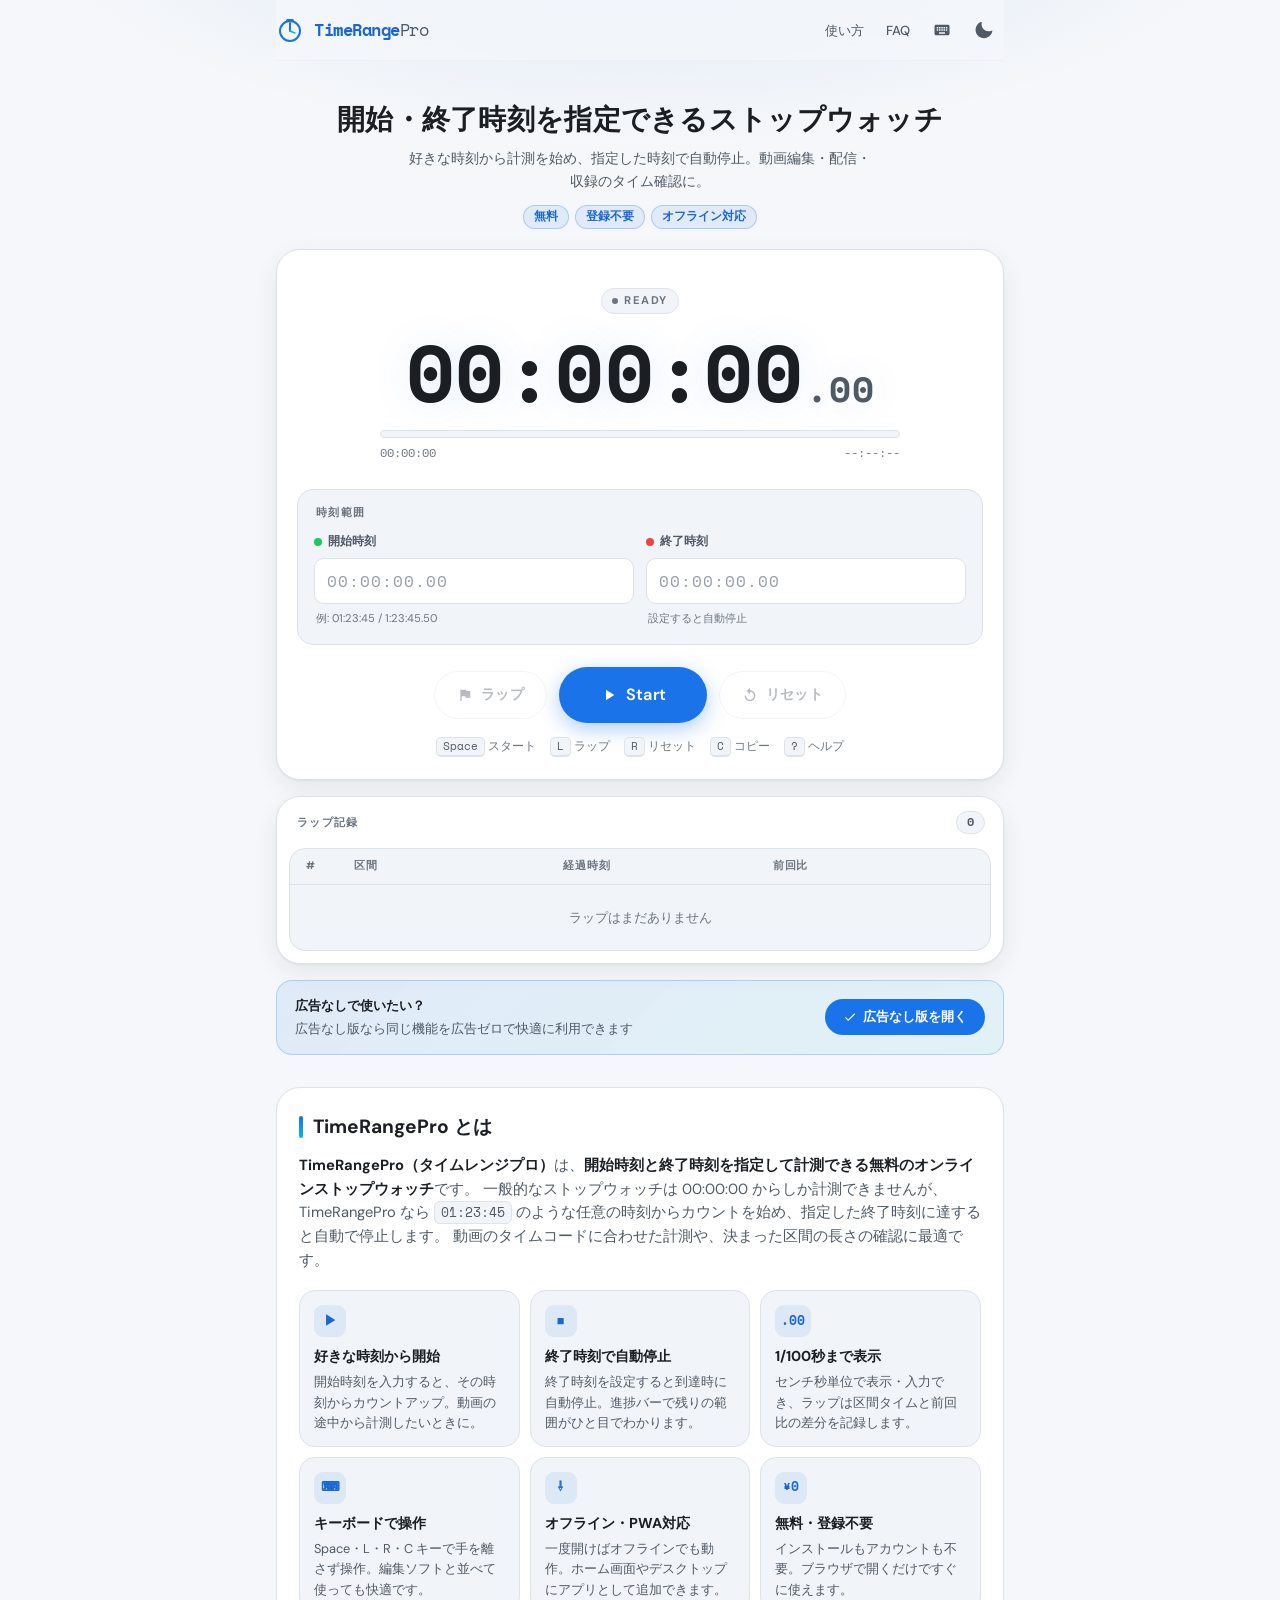
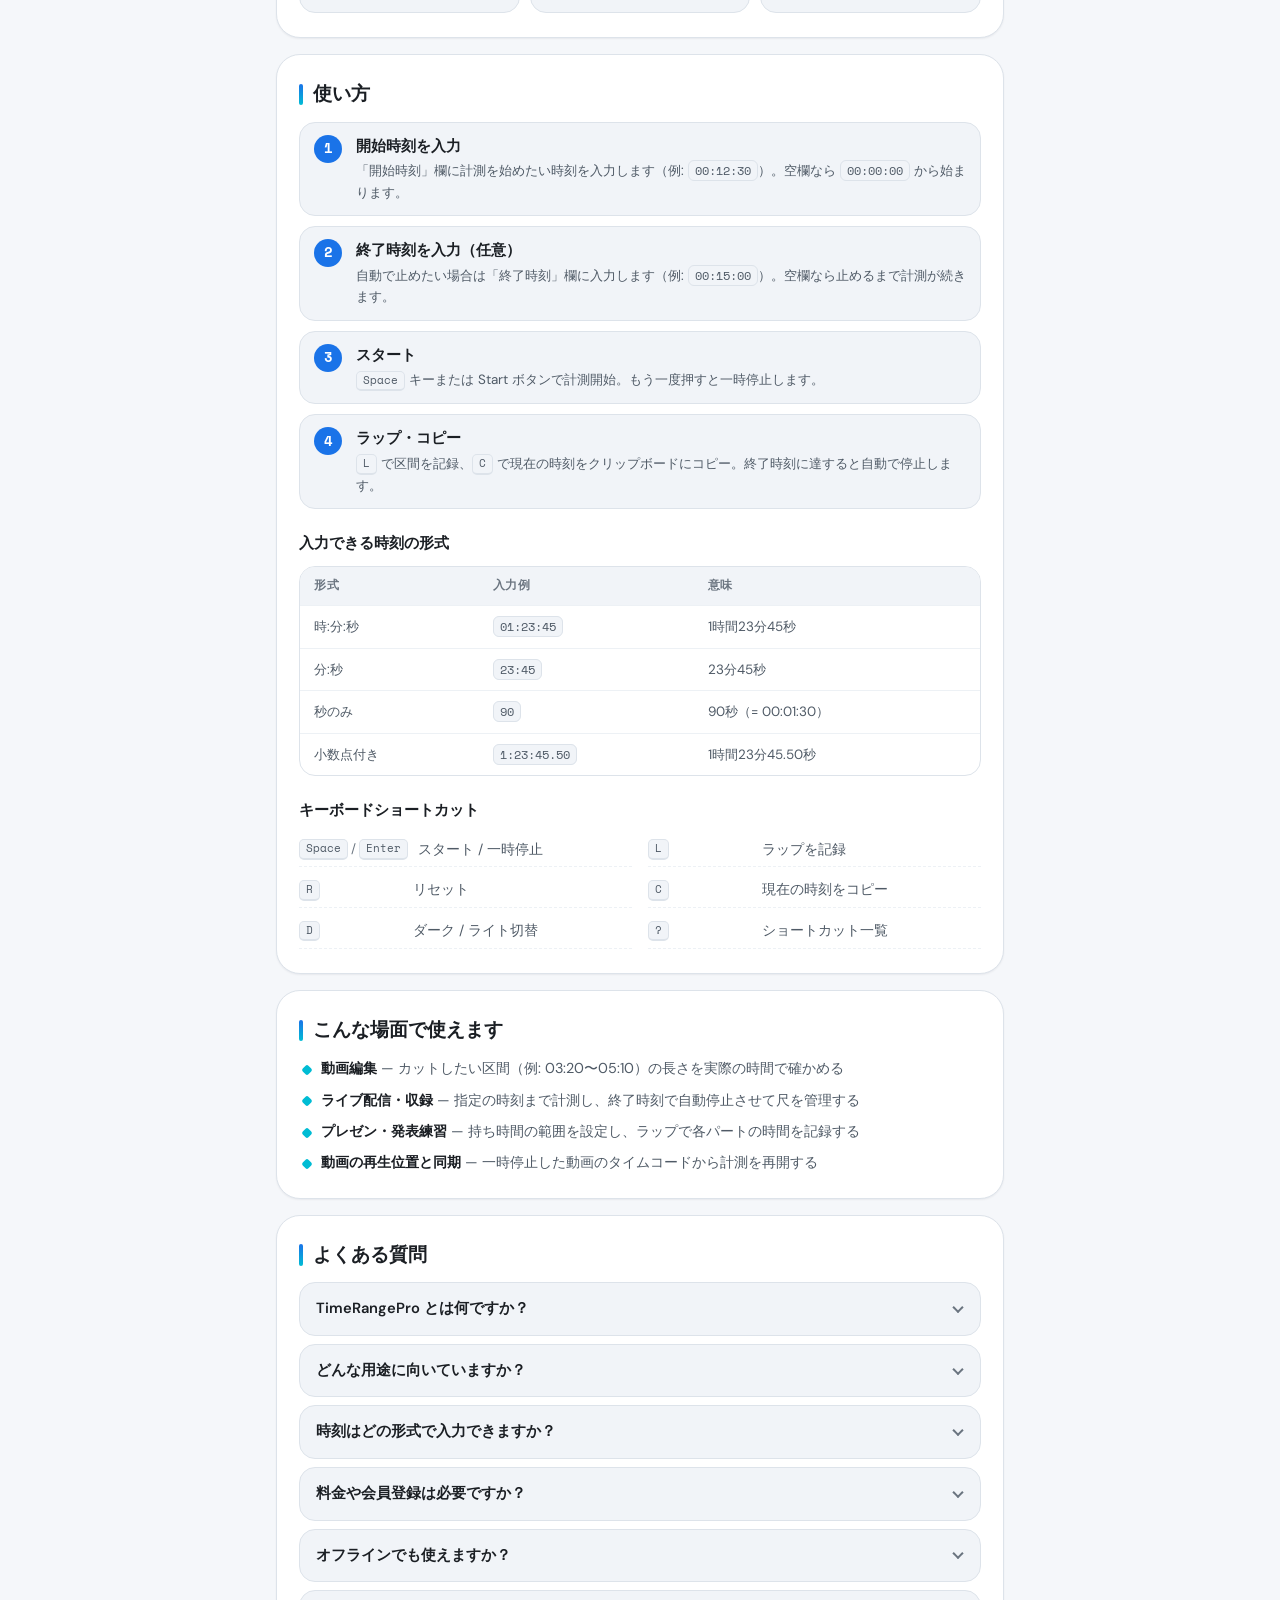
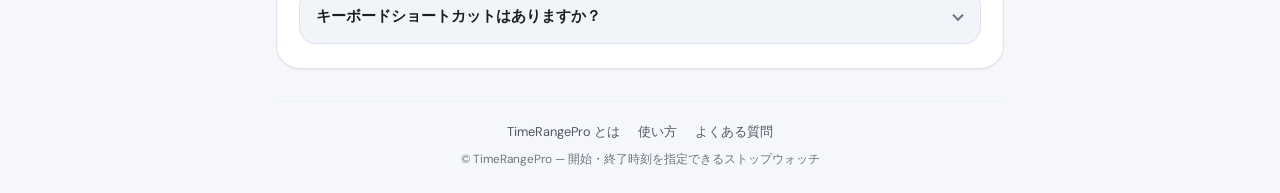
<file: index.html>
<!DOCTYPE html>
<html lang="ja" data-theme="dark">
<head>
  <meta charset="UTF-8">
  <meta name="viewport" content="width=device-width, initial-scale=1.0, viewport-fit=cover">

  <!-- ── Primary SEO ── -->
  <title>TimeRangePro｜開始・終了時刻を指定できる無料ストップウォッチ【動画編集向け】</title>
  <meta name="description" content="TimeRangePro は開始時刻と終了時刻を指定して計測できる無料のオンラインストップウォッチです。01:23:45 から計測開始、指定時刻で自動停止、1/100秒表示、ラップ記録、キーボード操作に対応。動画編集・配信・収録のタイム確認に。インストール不要・オフライン対応。">
  <meta name="robots" content="index, follow, max-image-preview:large, max-snippet:-1">
  <meta name="application-name" content="TimeRangePro">
  <link rel="canonical" href="https://timerangepro.example/">

  <!-- ── Open Graph / SNS ── -->
  <meta property="og:type" content="website">
  <meta property="og:site_name" content="TimeRangePro">
  <meta property="og:locale" content="ja_JP">
  <meta property="og:url" content="https://timerangepro.example/">
  <meta property="og:title" content="TimeRangePro｜開始・終了時刻を指定できるストップウォッチ">
  <meta property="og:description" content="好きな時刻から計測を始め、指定時刻で自動停止。動画編集・配信・収録に便利な無料Webストップウォッチ。">
  <meta property="og:image" content="https://timerangepro.example/og-image.png">
  <meta property="og:image:width" content="1200">
  <meta property="og:image:height" content="630">
  <meta property="og:image:alt" content="TimeRangePro — 開始・終了時刻を指定できるストップウォッチ">
  <meta name="twitter:card" content="summary_large_image">
  <meta name="twitter:title" content="TimeRangePro｜開始・終了時刻を指定できるストップウォッチ">
  <meta name="twitter:description" content="好きな時刻から計測を始め、指定時刻で自動停止。動画編集・配信・収録に便利な無料Webストップウォッチ。">
  <meta name="twitter:image" content="https://timerangepro.example/og-image.png">

  <!-- ── PWA / Icons ── -->
  <meta name="theme-color" content="#0d1117" media="(prefers-color-scheme: dark)">
  <meta name="theme-color" content="#f8f9fa" media="(prefers-color-scheme: light)">
  <meta name="mobile-web-app-capable" content="yes">
  <meta name="apple-mobile-web-app-capable" content="yes">
  <meta name="apple-mobile-web-app-status-bar-style" content="black-translucent">
  <meta name="apple-mobile-web-app-title" content="TimeRangePro">
  <link rel="icon" href="/icons/icon.svg" type="image/svg+xml">
  <link rel="icon" href="/favicon-48.png" sizes="48x48" type="image/png">
  <link rel="apple-touch-icon" href="/apple-touch-icon.png">
  <link rel="manifest" href="/manifest.json">

  <!-- ── Fonts (non-blocking) ── -->
  <link rel="preconnect" href="https://fonts.googleapis.com">
  <link rel="preconnect" href="https://fonts.gstatic.com" crossorigin>
  <link rel="stylesheet" href="https://fonts.googleapis.com/css2?family=DM+Sans:opsz,wght@9..40,400;9..40,500;9..40,600;9..40,700&family=Space+Mono:wght@400;700&display=swap">
  <link rel="stylesheet" href="/style.css">

  <!-- Apply saved / system theme before first paint (prevents flash) -->
  <script>
    (function () {
      try {
        var t = localStorage.getItem('trp_theme');
        if (!t) t = window.matchMedia('(prefers-color-scheme: light)').matches ? 'light' : 'dark';
        document.documentElement.setAttribute('data-theme', t);
      } catch (e) {}
    })();
  </script>

  <!-- ── Structured data (JSON-LD) ── -->
  <script type="application/ld+json">
  {
    "@context": "https://schema.org",
    "@graph": [
      {
        "@type": "WebSite",
        "@id": "https://timerangepro.example/#website",
        "url": "https://timerangepro.example/",
        "name": "TimeRangePro",
        "inLanguage": "ja"
      },
      {
        "@type": "WebApplication",
        "@id": "https://timerangepro.example/#app",
        "name": "TimeRangePro",
        "alternateName": "タイムレンジプロ",
        "url": "https://timerangepro.example/",
        "description": "開始時刻と終了時刻を指定して計測できる無料のオンラインストップウォッチ。指定時刻からの計測開始、終了時刻での自動停止、1/100秒表示、ラップ記録、キーボードショートカット、オフライン動作（PWA）に対応。",
        "applicationCategory": "UtilitiesApplication",
        "applicationSubCategory": "Stopwatch",
        "operatingSystem": "Windows, macOS, Linux, iOS, Android（モダンブラウザ）",
        "browserRequirements": "Requires JavaScript. Chrome, Edge, Safari, Firefox の最新版",
        "inLanguage": "ja",
        "isAccessibleForFree": true,
        "image": "https://timerangepro.example/og-image.png",
        "screenshot": "https://timerangepro.example/og-image.png",
        "offers": { "@type": "Offer", "price": "0", "priceCurrency": "JPY" },
        "featureList": [
          "開始時刻を指定して途中から計測",
          "終了時刻を指定して自動停止",
          "1/100秒（センチ秒）表示",
          "ラップ（区間）記録と前回比の差分表示",
          "キーボードショートカット操作",
          "現在時刻のワンキーコピー",
          "ダーク／ライトテーマ",
          "PWA対応・オフライン動作"
        ],
        "isPartOf": { "@id": "https://timerangepro.example/#website" }
      },
      {
        "@type": "HowTo",
        "name": "TimeRangePro で開始・終了時刻を指定して計測する方法",
        "totalTime": "PT1M",
        "step": [
          { "@type": "HowToStep", "position": 1, "name": "開始時刻を入力", "text": "「開始時刻」欄に計測を始めたい時刻を入力します（例: 00:12:30）。空欄なら 00:00:00 から始まります。" },
          { "@type": "HowToStep", "position": 2, "name": "終了時刻を入力", "text": "自動で止めたい場合は「終了時刻」欄に時刻を入力します（例: 00:15:00）。空欄なら止めるまで計測が続きます。" },
          { "@type": "HowToStep", "position": 3, "name": "スタート", "text": "Start ボタンまたは Space キーで計測を開始します。" },
          { "@type": "HowToStep", "position": 4, "name": "ラップ・停止・コピー", "text": "L キーでラップ記録、Space で一時停止、C キーで現在の時刻をクリップボードにコピーできます。終了時刻に達すると自動停止します。" }
        ]
      },
      {
        "@type": "FAQPage",
        "mainEntity": [
          {
            "@type": "Question",
            "name": "TimeRangePro とは何ですか？",
            "acceptedAnswer": { "@type": "Answer", "text": "開始時刻と終了時刻を指定できるブラウザ用のストップウォッチです。00:00:00 からではなく任意の時刻（例: 01:23:45）から計測を始め、指定した終了時刻で自動的に停止します。" }
          },
          {
            "@type": "Question",
            "name": "どんな用途に向いていますか？",
            "acceptedAnswer": { "@type": "Answer", "text": "動画編集で特定の区間の長さを確かめるとき、配信や収録で残り時間を管理するとき、動画のタイムコードに合わせて計測したいときなどに便利です。" }
          },
          {
            "@type": "Question",
            "name": "時刻はどの形式で入力できますか？",
            "acceptedAnswer": { "@type": "Answer", "text": "HH:MM:SS（例: 01:23:45）、MM:SS（例: 23:45）、秒のみ（例: 90）、小数点以下2桁まで（例: 1:23:45.50）の形式に対応しています。入力欄から離れると 00:00:00.00 形式に自動整形されます。" }
          },
          {
            "@type": "Question",
            "name": "料金や会員登録は必要ですか？",
            "acceptedAnswer": { "@type": "Answer", "text": "無料で、会員登録やインストールも不要です。ブラウザで開くだけで使えます。広告なし版も用意しています。" }
          },
          {
            "@type": "Question",
            "name": "オフラインでも使えますか？",
            "acceptedAnswer": { "@type": "Answer", "text": "はい。PWA（プログレッシブWebアプリ）に対応しているため、一度開けばオフラインでも動作し、ホーム画面やデスクトップにアプリとして追加できます。" }
          },
          {
            "@type": "Question",
            "name": "キーボードショートカットはありますか？",
            "acceptedAnswer": { "@type": "Answer", "text": "Space／Enter でスタート・一時停止、L でラップ、R でリセット、C で現在時刻のコピー、D でテーマ切替、? でショートカット一覧を表示します。" }
          }
        ]
      }
    ]
  }
  </script>

  <!-- Google AdSense -->
  <script async src="https://pagead2.googlesyndication.com/pagead/js/adsbygoogle.js?client=ca-pub-3265952621594063" crossorigin="anonymous"></script>
</head>
<body>

<a class="skip-link" href="#timer">タイマーへスキップ</a>

<div class="app-container">

  <!-- ── Header ── -->
  <header class="app-header">
    <a class="app-logo" href="/" aria-label="TimeRangePro ホーム">
      <svg viewBox="0 0 28 28" fill="none" aria-hidden="true">
        <circle cx="14" cy="15" r="10" stroke="var(--md-primary)" stroke-width="2"/>
        <line x1="14" y1="15" x2="14" y2="7" stroke="var(--md-primary)" stroke-width="2" stroke-linecap="round"/>
        <line x1="14" y1="15" x2="19" y2="17" stroke="var(--md-secondary)" stroke-width="1.5" stroke-linecap="round"/>
        <rect x="10" y="3" width="8" height="3" rx="1.5" fill="var(--md-primary)"/>
      </svg>
      <span class="app-title">TimeRange<span>Pro</span></span>
    </a>
    <nav class="header-actions" aria-label="ツール">
      <a class="header-link" href="#guide">使い方</a>
      <a class="header-link" href="#faq">FAQ</a>
      <button class="icon-btn" id="btnShortcut" aria-label="キーボードショートカット一覧" title="キーボードショートカット (?)">
        <svg width="18" height="18" viewBox="0 0 24 24" fill="currentColor" aria-hidden="true"><path d="M20 5H4c-1.1 0-2 .9-2 2v10c0 1.1.9 2 2 2h16c1.1 0 2-.9 2-2V7c0-1.1-.9-2-2-2zm-9 3h2v2h-2V8zm0 3h2v2h-2v-2zM8 8h2v2H8V8zm0 3h2v2H8v-2zm-1 2H5v-2h2v2zm0-3H5V8h2v2zm9 7H8v-2h8v2zm0-4h-2v-2h2v2zm0-3h-2V8h2v2zm3 3h-2v-2h2v2zm0-3h-2V8h2v2z"/></svg>
      </button>
      <button class="icon-btn" id="btnTheme" aria-label="テーマ切替" title="ダーク/ライト切替 (D)"></button>
    </nav>
  </header>

  <!-- ── Install Prompt ── -->
  <div class="install-prompt" id="installPrompt" hidden>
    <div class="install-text">
      <strong>アプリとしてインストール</strong>
      ホーム画面に追加してオフラインでも使えます
    </div>
    <button class="btn btn-secondary btn-sm btn-install">インストール</button>
    <button class="icon-btn btn-install-dismiss" aria-label="閉じる">
      <svg width="16" height="16" viewBox="0 0 24 24" fill="currentColor" aria-hidden="true"><path d="M19 6.41L17.59 5 12 10.59 6.41 5 5 6.41 10.59 12 5 17.59 6.41 19 12 13.41 17.59 19 19 17.59 13.41 12z"/></svg>
    </button>
  </div>

  <!-- ── Main ── -->
  <main class="main-content">

    <!-- Hero -->
    <div class="hero">
      <h1 class="hero-title">開始・終了時刻を指定できる<br class="br-sp">ストップウォッチ</h1>
      <p class="hero-lead">好きな時刻から計測を始め、指定した時刻で自動停止。動画編集・配信・収録のタイム確認に。<span class="hero-tags"><span>無料</span><span>登録不要</span><span>オフライン対応</span></span></p>
    </div>

    <!-- ╔═ Timer Panel ═══════════════════════════════════╗ -->
    <section class="panel panel-timer" id="timer" aria-label="タイマー">

      <div class="panel-display">
        <div class="timer-status" id="timerStatus" data-state="ready">READY</div>
        <div class="timer-display" id="timerDisplay" aria-live="off">
          <span id="timerMain">00:00:00</span><span class="timer-ms" id="timerMs">.00</span>
        </div>

        <div class="panel-progress">
          <div class="progress-container" id="progressTrack" role="progressbar" aria-label="終了時刻までの進捗" aria-valuemin="0" aria-valuemax="100" aria-valuenow="0">
            <div class="progress-bar" id="progressBar"></div>
          </div>
          <div class="progress-labels">
            <span id="progressStart">00:00:00</span>
            <span id="progressEnd">--:--:--</span>
          </div>
        </div>
      </div>

      <div class="panel-settings">
        <h2 class="panel-settings-label">時刻範囲</h2>
        <div class="range-inputs">
          <div class="input-group">
            <label class="input-label" for="inputStart">
              <span class="dot dot-start" aria-hidden="true"></span>
              開始時刻
            </label>
            <input type="text" class="time-input" id="inputStart" placeholder="00:00:00.00"
              inputmode="decimal" autocomplete="off" spellcheck="false" aria-describedby="hintStart">
            <span class="input-hint" id="hintStart">例: 01:23:45 / 1:23:45.50</span>
          </div>
          <div class="input-group">
            <label class="input-label" for="inputStop">
              <span class="dot dot-stop" aria-hidden="true"></span>
              終了時刻
            </label>
            <input type="text" class="time-input" id="inputStop" placeholder="00:00:00.00"
              inputmode="decimal" autocomplete="off" spellcheck="false" aria-describedby="hintStop">
            <span class="input-hint" id="hintStop">設定すると自動停止</span>
          </div>
        </div>
      </div>

      <div class="panel-controls">
        <div class="controls" role="group" aria-label="タイマー操作">
          <button class="btn btn-ghost" id="btnLap" disabled aria-label="ラップ">
            <svg width="16" height="16" viewBox="0 0 24 24" fill="currentColor" aria-hidden="true"><path d="M14 4l.4 2H20v10h-7l-.4-2H7v7H5V4h9z"/></svg>
            <span class="btn-label">ラップ</span>
          </button>
          <button class="btn btn-primary" id="btnStartStop" aria-label="スタート">
            <svg width="18" height="18" viewBox="0 0 24 24" fill="currentColor" aria-hidden="true"><path d="M8 5v14l11-7z"/></svg>
            Start
          </button>
          <button class="btn btn-ghost" id="btnReset" disabled aria-label="リセット">
            <svg width="16" height="16" viewBox="0 0 24 24" fill="currentColor" aria-hidden="true"><path d="M12 5V1L7 6l5 5V7c3.31 0 6 2.69 6 6s-2.69 6-6 6-6-2.69-6-6H4c0 4.42 3.58 8 8 8s8-3.58 8-8-3.58-8-8-8z"/></svg>
            <span class="btn-label">リセット</span>
          </button>
        </div>
        <p class="shortcut-hint">
          <span><kbd class="kbd-inline">Space</kbd> スタート</span>
          <span><kbd class="kbd-inline">L</kbd> ラップ</span>
          <span><kbd class="kbd-inline">R</kbd> リセット</span>
          <span><kbd class="kbd-inline">C</kbd> コピー</span>
          <span><kbd class="kbd-inline">?</kbd> ヘルプ</span>
        </p>
      </div>

    </section>

    <!-- ╔═ Lap Panel ════════════════════════════════════╗ -->
    <section class="panel panel-lap" aria-labelledby="lapHeading">
      <div class="panel-lap-header">
        <h2 class="panel-settings-label" id="lapHeading">ラップ記録</h2>
        <span class="lap-count" id="lapCount" aria-label="ラップ数">0</span>
      </div>
      <div class="lap-list-inset">
        <div class="lap-head" aria-hidden="true">
          <span>#</span><span>区間</span><span>経過時刻</span><span>前回比</span>
        </div>
        <div class="lap-list" id="lapList" role="list">
          <div class="lap-empty">ラップはまだありません</div>
        </div>
      </div>
    </section>

    <!-- Noads Banner -->
    <aside class="noads-banner" aria-label="広告なし版のご案内">
      <div class="noads-text">
        <strong>広告なしで使いたい？</strong>
        広告なし版なら同じ機能を広告ゼロで快適に利用できます
      </div>
      <button class="btn-noads" id="btnGoNoads">
        <svg width="14" height="14" viewBox="0 0 24 24" fill="currentColor" aria-hidden="true"><path d="M9 16.17L4.83 12l-1.42 1.41L9 19 21 7l-1.41-1.41z"/></svg>
        広告なし版を開く
      </button>
    </aside>

    <!-- ╔═ Content: About / Guide / FAQ ═══════════════════╗ -->
    <article class="content">

      <section class="content-section" id="about" aria-labelledby="aboutHeading">
        <h2 id="aboutHeading">TimeRangePro とは</h2>
        <p>
          <strong>TimeRangePro（タイムレンジプロ）</strong>は、<strong>開始時刻と終了時刻を指定して計測できる無料のオンラインストップウォッチ</strong>です。
          一般的なストップウォッチは 00:00:00 からしか計測できませんが、TimeRangePro なら <code>01:23:45</code> のような任意の時刻からカウントを始め、指定した終了時刻に達すると自動で停止します。
          動画のタイムコードに合わせた計測や、決まった区間の長さの確認に最適です。
        </p>

        <ul class="feature-grid">
          <li class="feature">
            <span class="feature-icon" aria-hidden="true">▶</span>
            <h3>好きな時刻から開始</h3>
            <p>開始時刻を入力すると、その時刻からカウントアップ。動画の途中から計測したいときに。</p>
          </li>
          <li class="feature">
            <span class="feature-icon" aria-hidden="true">■</span>
            <h3>終了時刻で自動停止</h3>
            <p>終了時刻を設定すると到達時に自動停止。進捗バーで残りの範囲がひと目でわかります。</p>
          </li>
          <li class="feature">
            <span class="feature-icon" aria-hidden="true">.00</span>
            <h3>1/100秒まで表示</h3>
            <p>センチ秒単位で表示・入力でき、ラップは区間タイムと前回比の差分を記録します。</p>
          </li>
          <li class="feature">
            <span class="feature-icon" aria-hidden="true">⌨</span>
            <h3>キーボードで操作</h3>
            <p>Space・L・R・C キーで手を離さず操作。編集ソフトと並べて使っても快適です。</p>
          </li>
          <li class="feature">
            <span class="feature-icon" aria-hidden="true">⇩</span>
            <h3>オフライン・PWA対応</h3>
            <p>一度開けばオフラインでも動作。ホーム画面やデスクトップにアプリとして追加できます。</p>
          </li>
          <li class="feature">
            <span class="feature-icon" aria-hidden="true">¥0</span>
            <h3>無料・登録不要</h3>
            <p>インストールもアカウントも不要。ブラウザで開くだけですぐに使えます。</p>
          </li>
        </ul>
      </section>

      <section class="content-section" id="guide" aria-labelledby="guideHeading">
        <h2 id="guideHeading">使い方</h2>
        <ol class="steps">
          <li>
            <h3>開始時刻を入力</h3>
            <p>「開始時刻」欄に計測を始めたい時刻を入力します（例: <code>00:12:30</code>）。空欄なら <code>00:00:00</code> から始まります。</p>
          </li>
          <li>
            <h3>終了時刻を入力（任意）</h3>
            <p>自動で止めたい場合は「終了時刻」欄に入力します（例: <code>00:15:00</code>）。空欄なら止めるまで計測が続きます。</p>
          </li>
          <li>
            <h3>スタート</h3>
            <p><kbd class="kbd-inline">Space</kbd> キーまたは Start ボタンで計測開始。もう一度押すと一時停止します。</p>
          </li>
          <li>
            <h3>ラップ・コピー</h3>
            <p><kbd class="kbd-inline">L</kbd> で区間を記録、<kbd class="kbd-inline">C</kbd> で現在の時刻をクリップボードにコピー。終了時刻に達すると自動で停止します。</p>
          </li>
        </ol>

        <h3 class="sub-heading">入力できる時刻の形式</h3>
        <div class="table-wrap">
          <table class="format-table">
            <thead><tr><th scope="col">形式</th><th scope="col">入力例</th><th scope="col">意味</th></tr></thead>
            <tbody>
              <tr><td>時:分:秒</td><td><code>01:23:45</code></td><td>1時間23分45秒</td></tr>
              <tr><td>分:秒</td><td><code>23:45</code></td><td>23分45秒</td></tr>
              <tr><td>秒のみ</td><td><code>90</code></td><td>90秒（= 00:01:30）</td></tr>
              <tr><td>小数点付き</td><td><code>1:23:45.50</code></td><td>1時間23分45.50秒</td></tr>
            </tbody>
          </table>
        </div>

        <h3 class="sub-heading">キーボードショートカット</h3>
        <dl class="shortcut-list">
          <div><dt><kbd class="kbd-inline">Space</kbd> / <kbd class="kbd-inline">Enter</kbd></dt><dd>スタート / 一時停止</dd></div>
          <div><dt><kbd class="kbd-inline">L</kbd></dt><dd>ラップを記録</dd></div>
          <div><dt><kbd class="kbd-inline">R</kbd></dt><dd>リセット</dd></div>
          <div><dt><kbd class="kbd-inline">C</kbd></dt><dd>現在の時刻をコピー</dd></div>
          <div><dt><kbd class="kbd-inline">D</kbd></dt><dd>ダーク / ライト切替</dd></div>
          <div><dt><kbd class="kbd-inline">?</kbd></dt><dd>ショートカット一覧</dd></div>
        </dl>
      </section>

      <section class="content-section" id="usecases" aria-labelledby="usecaseHeading">
        <h2 id="usecaseHeading">こんな場面で使えます</h2>
        <ul class="usecase-list">
          <li><strong>動画編集</strong> — カットしたい区間（例: 03:20〜05:10）の長さを実際の時間で確かめる</li>
          <li><strong>ライブ配信・収録</strong> — 指定の時刻まで計測し、終了時刻で自動停止させて尺を管理する</li>
          <li><strong>プレゼン・発表練習</strong> — 持ち時間の範囲を設定し、ラップで各パートの時間を記録する</li>
          <li><strong>動画の再生位置と同期</strong> — 一時停止した動画のタイムコードから計測を再開する</li>
        </ul>
      </section>

      <section class="content-section" id="faq" aria-labelledby="faqHeading">
        <h2 id="faqHeading">よくある質問</h2>
        <div class="faq">
          <details>
            <summary>TimeRangePro とは何ですか？</summary>
            <p>開始時刻と終了時刻を指定できるブラウザ用のストップウォッチです。00:00:00 からではなく任意の時刻（例: 01:23:45）から計測を始め、指定した終了時刻で自動的に停止します。</p>
          </details>
          <details>
            <summary>どんな用途に向いていますか？</summary>
            <p>動画編集で特定の区間の長さを確かめるとき、配信や収録で残り時間を管理するとき、動画のタイムコードに合わせて計測したいときなどに便利です。</p>
          </details>
          <details>
            <summary>時刻はどの形式で入力できますか？</summary>
            <p>HH:MM:SS（例: 01:23:45）、MM:SS（例: 23:45）、秒のみ（例: 90）、小数点以下2桁まで（例: 1:23:45.50）の形式に対応しています。入力欄から離れると 00:00:00.00 形式に自動整形されます。</p>
          </details>
          <details>
            <summary>料金や会員登録は必要ですか？</summary>
            <p>無料で、会員登録やインストールも不要です。ブラウザで開くだけで使えます。広告なし版も用意しています。</p>
          </details>
          <details>
            <summary>オフラインでも使えますか？</summary>
            <p>はい。PWA（プログレッシブWebアプリ）に対応しているため、一度開けばオフラインでも動作し、ホーム画面やデスクトップにアプリとして追加できます。</p>
          </details>
          <details>
            <summary>キーボードショートカットはありますか？</summary>
            <p>Space／Enter でスタート・一時停止、L でラップ、R でリセット、C で現在時刻のコピー、D でテーマ切替、? でショートカット一覧を表示します。</p>
          </details>
        </div>
      </section>

    </article>

  </main>

  <footer class="app-footer">
    <nav class="footer-nav" aria-label="フッター">
      <a href="#about">TimeRangePro とは</a>
      <a href="#guide">使い方</a>
      <a href="#faq">よくある質問</a>
    </nav>
    <p>&copy; TimeRangePro — 開始・終了時刻を指定できるストップウォッチ</p>
  </footer>

</div>

<script>
  // ── Service Worker Registration ──────────────────────
  if ('serviceWorker' in navigator) {
    navigator.serviceWorker.register('/sw.js').catch(function () {});
  }

  // ── noads Button: set one-time token ─────────────────
  document.getElementById('btnGoNoads').addEventListener('click', function () {
    sessionStorage.setItem('trp_noads_token', '1');
    window.location.href = '/noads/';
  });
</script>
<script src="/app.js" defer></script>
</body>
</html>
</file>
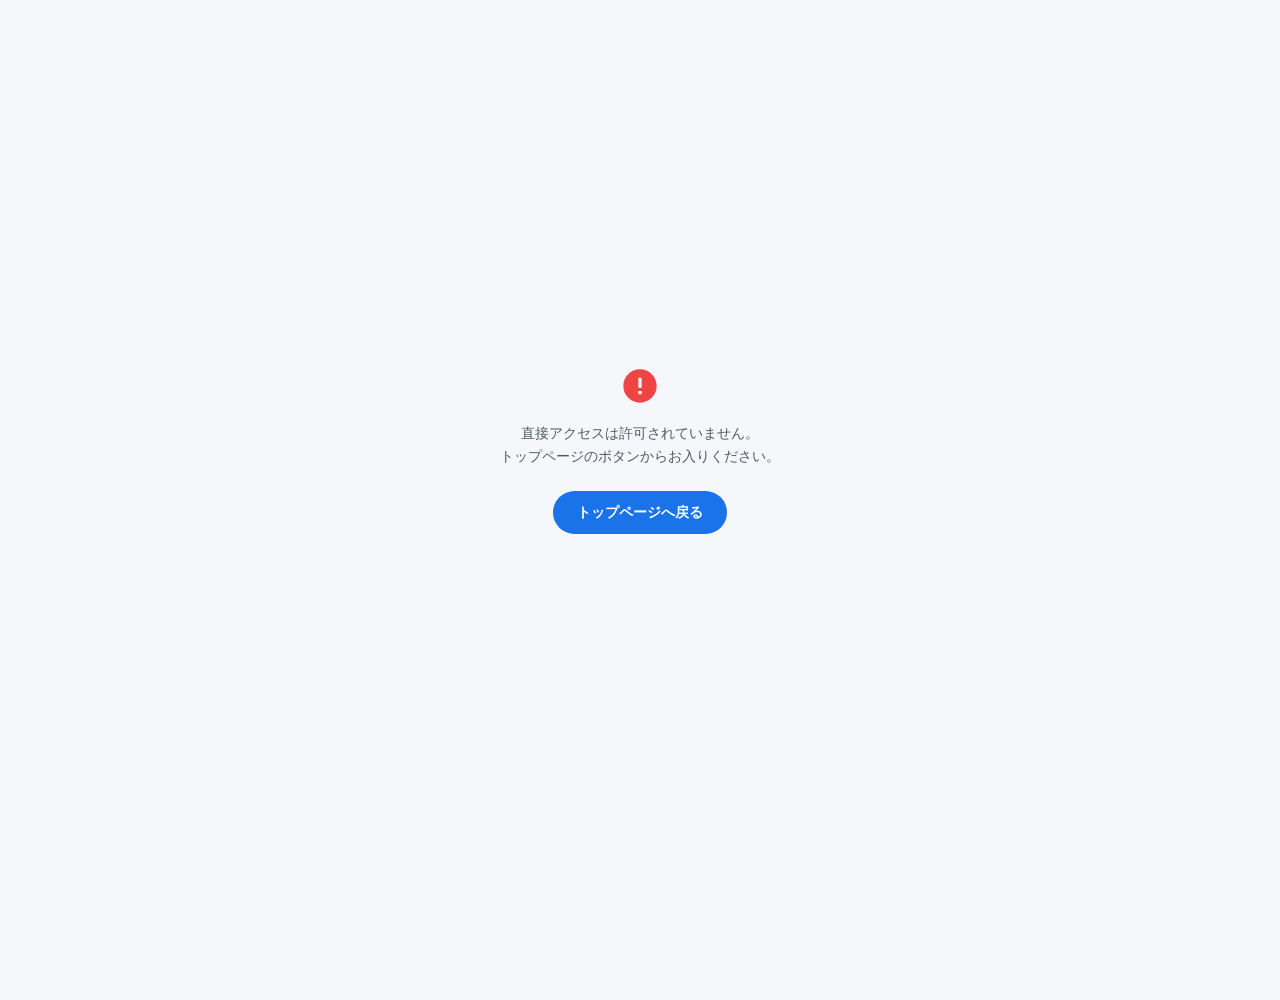
<file: noads/index.html>
<!DOCTYPE html>
<html lang="ja" data-theme="dark">
<head>
  <meta charset="UTF-8">
  <meta name="viewport" content="width=device-width, initial-scale=1.0, viewport-fit=cover">
  <meta name="robots" content="noindex, follow">
  <meta name="description" content="TimeRangePro 広告なし版 — 開始・終了時刻を指定できるストップウォッチ。">
  <link rel="canonical" href="https://timerangepro.example/">
  <meta name="theme-color" content="#0d1117" media="(prefers-color-scheme: dark)">
  <meta name="theme-color" content="#f8f9fa" media="(prefers-color-scheme: light)">
  <meta name="apple-mobile-web-app-capable" content="yes">
  <meta name="apple-mobile-web-app-status-bar-style" content="black-translucent">
  <meta name="apple-mobile-web-app-title" content="TimeRangePro">
  <link rel="icon" href="/icons/icon.svg" type="image/svg+xml">
  <link rel="icon" href="/favicon-48.png" sizes="48x48" type="image/png">
  <link rel="apple-touch-icon" href="/apple-touch-icon.png">
  <link rel="manifest" href="/manifest.json">
  <link rel="preconnect" href="https://fonts.googleapis.com">
  <link rel="preconnect" href="https://fonts.gstatic.com" crossorigin>
  <link rel="stylesheet" href="https://fonts.googleapis.com/css2?family=DM+Sans:opsz,wght@9..40,400;9..40,500;9..40,600;9..40,700&family=Space+Mono:wght@400;700&display=swap">
  <link rel="stylesheet" href="/style.css">
  <script>
    (function () {
      try {
        var t = localStorage.getItem('trp_theme');
        if (!t) t = window.matchMedia('(prefers-color-scheme: light)').matches ? 'light' : 'dark';
        document.documentElement.setAttribute('data-theme', t);
      } catch (e) {}
    })();
  </script>
  <title>TimeRangePro 広告なし版｜開始・終了時刻を指定できるストップウォッチ</title>

  <style>
    /* ─── noads badge ─── */
    .noads-badge {
      display: inline-flex;
      align-items: center;
      gap: 4px;
      background: linear-gradient(135deg, #22c55e, #16a34a);
      color: #fff;
      font-size: 0.65rem;
      font-weight: 700;
      letter-spacing: 1px;
      padding: 2px 8px;
      border-radius: 20px;
      text-transform: uppercase;
    }

    /* ─── Back button ─── */
    .back-link {
      display: inline-flex;
      align-items: center;
      gap: 6px;
      font-size: 0.8rem;
      color: var(--text-muted);
      text-decoration: none;
      padding: 6px 10px;
      border-radius: var(--radius-sm);
      transition: all var(--transition);
      -webkit-tap-highlight-color: transparent;
    }
    .back-link:hover { color: var(--text-primary); background: var(--bg-elevated); }

    /* ─── Gate overlay (shown briefly while checking token) ─── */
    #gate {
      position: fixed;
      inset: 0;
      background: var(--bg-base);
      z-index: 9999;
      display: flex;
      align-items: center;
      justify-content: center;
      flex-direction: column;
      gap: 12px;
      transition: opacity 0.3s;
    }
    #gate.hide {
      opacity: 0;
      pointer-events: none;
    }
    .gate-spinner {
      width: 32px;
      height: 32px;
      border: 3px solid var(--border);
      border-top-color: var(--md-primary);
      border-radius: 50%;
      animation: spin 0.7s linear infinite;
    }
    @keyframes spin { to { transform: rotate(360deg); } }
    .gate-text { font-size: 0.82rem; color: var(--text-muted); }
  </style>
</head>
<body>

<!-- ── Gate overlay (removed after token check) ── -->
<div id="gate">
  <div class="gate-spinner"></div>
  <span class="gate-text">認証中...</span>
</div>

<div class="app-container" id="appContent" style="visibility:hidden;">

  <!-- ── Header ── -->
  <header class="app-header">
    <div class="app-logo">
      <svg viewBox="0 0 28 28" fill="none" xmlns="http://www.w3.org/2000/svg">
        <circle cx="14" cy="15" r="10" stroke="var(--md-primary)" stroke-width="2"/>
        <line x1="14" y1="15" x2="14" y2="7" stroke="var(--md-primary)" stroke-width="2" stroke-linecap="round"/>
        <line x1="14" y1="15" x2="19" y2="17" stroke="var(--md-secondary)" stroke-width="1.5" stroke-linecap="round"/>
        <rect x="10" y="3" width="8" height="3" rx="1.5" fill="var(--md-primary)"/>
      </svg>
      <span class="app-title">TimeRange<span>Pro</span></span>
      <span class="noads-badge">
        <svg width="9" height="9" viewBox="0 0 24 24" fill="currentColor"><path d="M9 16.17L4.83 12l-1.42 1.41L9 19 21 7l-1.41-1.41z"/></svg>
        noads
      </span>
    </div>
    <div class="header-actions">
      <a href="/" class="back-link" title="通常版に戻る" aria-label="通常版に戻る">
        <svg width="14" height="14" viewBox="0 0 24 24" fill="currentColor"><path d="M20 11H7.83l5.59-5.59L12 4l-8 8 8 8 1.41-1.41L7.83 13H20v-2z"/></svg>
        戻る
      </a>
      <button class="icon-btn" id="btnShortcut" aria-label="ショートカット一覧" title="キーボードショートカット (?)">
          <svg width="18" height="18" viewBox="0 0 24 24" fill="currentColor"><path d="M11.07 12.85c.77-1.39 2.25-2.21 3.11-3.44.91-1.29.4-3.7-2.18-3.7-1.69 0-2.52 1.28-2.87 2.34L7.1 7.7C7.73 5.67 9.44 4 11.99 4c2.35 0 3.96 1.07 4.78 2.41.7 1.15 1.11 3.3.03 4.9-1.2 1.77-2.35 2.31-2.97 3.45-.25.46-.35.76-.35 2.24h-2.89c-.01-.78-.13-2.05.48-3.15zM14 20c0 1.1-.9 2-2 2s-2-.9-2-2 .9-2 2-2 2 .9 2 2z"/></svg>
        </button>
      <button class="icon-btn" id="btnTheme" aria-label="テーマ切替" title="ダーク/ライト切替">
      </button>
    </div>
  </header>

  <!-- ── Install Prompt ── -->
  <div class="install-prompt" id="installPrompt" hidden>
    <div class="install-text">
      <strong>アプリとしてインストール</strong>
      ホーム画面に追加してオフラインでも使えます
    </div>
    <button class="btn btn-secondary btn-sm btn-install">インストール</button>
    <button class="icon-btn btn-install-dismiss" aria-label="閉じる">
      <svg width="16" height="16" viewBox="0 0 24 24" fill="currentColor"><path d="M19 6.41L17.59 5 12 10.59 6.41 5 5 6.41 10.59 12 5 17.59 6.41 19 12 13.41 17.59 19 19 17.59 13.41 12z"/></svg>
    </button>
  </div>

  <!-- ── Main ── -->
  <main class="main-content">

    <div class="hero">
      <h1 class="hero-title">開始・終了時刻を指定できる<br class="br-sp">ストップウォッチ</h1>
      <p class="hero-lead">広告なし版。好きな時刻から計測を始め、指定した時刻で自動停止します。</p>
    </div>

    <!-- ╔═ Timer Panel ══════════════════════════════════╗ -->
    <section class="panel" aria-label="タイマー">

      <!-- ┌─ Display area ───────────────────────────┐ -->
      <div class="panel-display">
        <div class="timer-status" id="timerStatus">READY</div>
        <div class="timer-display" id="timerDisplay" aria-live="off">
          <span id="timerMain">00:00:00</span><span class="timer-ms" id="timerMs">.00</span>
        </div>
        <div class="panel-progress">
          <div class="progress-container" id="progressTrack" role="progressbar" aria-label="終了時刻までの進捗" aria-valuemin="0" aria-valuemax="100" aria-valuenow="0">
            <div class="progress-bar" id="progressBar"></div>
          </div>
          <div class="progress-labels">
            <span id="progressStart">00:00:00</span>
            <span id="progressEnd">--:--:--</span>
          </div>
        </div>
      </div>
      <!-- └──────────────────────────────────────────┘ -->

      <!-- ┌─ Range settings ──────────────────────────┐ -->
      <div class="panel-settings">
        <h2 class="panel-settings-label">時刻範囲</h2>
        <div class="range-inputs" aria-label="時刻範囲設定">
          <div class="input-group">
            <label class="input-label" for="inputStart">
              <span class="dot dot-start"></span>
              開始時刻
            </label>
            <input
              type="text"
              class="time-input"
              id="inputStart"
              placeholder="00:00:00.00"
              inputmode="decimal"
              autocomplete="off"
              spellcheck="false"
              aria-label="タイマー開始時刻"
            >
            <span class="input-hint">例: 01:23:45 / 1:23:45.50</span>
          </div>
          <div class="input-group">
            <label class="input-label" for="inputStop">
              <span class="dot dot-stop"></span>
              終了時刻
            </label>
            <input
              type="text"
              class="time-input"
              id="inputStop"
              placeholder="00:00:00.00"
              inputmode="decimal"
              autocomplete="off"
              spellcheck="false"
              aria-label="タイマー終了時刻（自動停止）"
            >
            <span class="input-hint">設定すると自動停止</span>
          </div>
        </div>
      </div>
      <!-- └──────────────────────────────────────────┘ -->

      <!-- ┌─ Controls ────────────────────────────────┐ -->
      <div class="panel-controls">
        <div class="controls" role="group" aria-label="タイマー操作">
          <button class="btn btn-ghost" id="btnLap" disabled aria-label="ラップ">
            <svg width="16" height="16" viewBox="0 0 24 24" fill="currentColor"><path d="M17 12h-5v5h5v-5zM16 1v2H8V1H6v2H5c-1.11 0-1.99.9-1.99 2L3 19c0 1.1.89 2 2 2h14c1.1 0 2-.9 2-2V5c0-1.1-.9-2-2-2h-1V1h-2zm3 18H5V8h14v11z"/></svg>
            <span class="btn-label">ラップ</span>
          </button>
          <button class="btn btn-primary" id="btnStartStop" aria-label="スタート">
            <svg width="18" height="18" viewBox="0 0 24 24" fill="currentColor"><path d="M8 5v14l11-7z"/></svg>
            Start
          </button>
          <button class="btn btn-ghost" id="btnReset" disabled aria-label="リセット">
            <svg width="16" height="16" viewBox="0 0 24 24" fill="currentColor"><path d="M12 5V1L7 6l5 5V7c3.31 0 6 2.69 6 6s-2.69 6-6 6-6-2.69-6-6H4c0 4.42 3.58 8 8 8s8-3.58 8-8-3.58-8-8-8z"/></svg>
            <span class="btn-label">リセット</span>
          </button>
        </div>
        <p class="shortcut-hint">
          <kbd class="kbd-inline">Space</kbd> スタート &nbsp;·&nbsp;
          <kbd class="kbd-inline">L</kbd> ラップ &nbsp;·&nbsp;
          <kbd class="kbd-inline">R</kbd> リセット &nbsp;·&nbsp;
          <kbd class="kbd-inline">C</kbd> コピー &nbsp;·&nbsp;
          <kbd class="kbd-inline">?</kbd> ヘルプ
        </p>
      </div>
      <!-- └──────────────────────────────────────────┘ -->

    </section>
    <!-- ╚═══════════════════════════════════════════════╝ -->

    <!-- ╔═ Lap Panel ════════════════════════════════════╗ -->
    <section class="panel panel-lap" aria-label="ラップ記録">
      <div class="panel-lap-header">
        <h2 class="panel-settings-label">ラップ記録</h2>
        <span class="lap-count" id="lapCount">0</span>
      </div>
      <!-- ┌─ Lap list (inset) ────────────────────────┐ -->
      <div class="lap-list-inset">
        <div class="lap-head" aria-hidden="true">
          <span>#</span><span>区間</span><span>経過時刻</span><span>前回比</span>
        </div>
        <div class="lap-list" id="lapList" role="list">
          <div class="lap-empty">ラップはまだありません</div>
        </div>
      </div>
      <!-- └──────────────────────────────────────────┘ -->
    </section>
    <!-- ╚═══════════════════════════════════════════════╝ -->

  </main>

  <footer class="app-footer">
    TimeRangePro noads &nbsp;·&nbsp; 広告なし快適モード
  </footer>

</div>

<script>
  // ── Service Worker ────────────────────────────────────
  if ('serviceWorker' in navigator) {
    navigator.serviceWorker.register('/sw.js').catch(() => {});
  }

  // ── One-time token gate ───────────────────────────────
  // Must run BEFORE app.js so gate is enforced immediately
  (function () {
    const TOKEN_KEY = 'trp_noads_token';
    const gate      = document.getElementById('gate');
    const appContent = document.getElementById('appContent');

    function showGateError() {
      gate.innerHTML = `
        <svg width="40" height="40" viewBox="0 0 24 24" fill="var(--md-error)">
          <path d="M12 2C6.48 2 2 6.48 2 12s4.48 10 10 10 10-4.48 10-10S17.52 2 12 2zm1 15h-2v-2h2v2zm0-4h-2V7h2v6z"/>
        </svg>
        <span style="font-size:0.88rem;color:var(--text-secondary);text-align:center;padding:0 24px;">
          直接アクセスは許可されていません。<br>トップページのボタンからお入りください。
        </span>
        <a href="/" style="
          margin-top:8px;
          background:var(--md-primary);
          color:#fff;
          padding:10px 24px;
          border-radius:50px;
          text-decoration:none;
          font-size:0.88rem;
          font-weight:600;
          font-family:'DM Sans',sans-serif;
        ">トップページへ戻る</a>
      `;
      gate.style.gap = '16px';
    }

    function checkToken() {
      const token = sessionStorage.getItem(TOKEN_KEY);

      if (!token) {
        // No token: show error in gate, do NOT show app
        showGateError();
        return;
      }

      // Token found: consume it immediately (one-time use)
      sessionStorage.removeItem(TOKEN_KEY);

      // Show app, hide gate
      appContent.style.visibility = 'visible';
      gate.classList.add('hide');
      setTimeout(() => { gate.style.display = 'none'; }, 350);
    }

    // Small delay so CSS vars are applied before showing error UI
    if (document.readyState === 'loading') {
      document.addEventListener('DOMContentLoaded', checkToken);
    } else {
      checkToken();
    }
  })();
</script>
<script src="/app.js" defer></script>
</body>
</html>
</file>
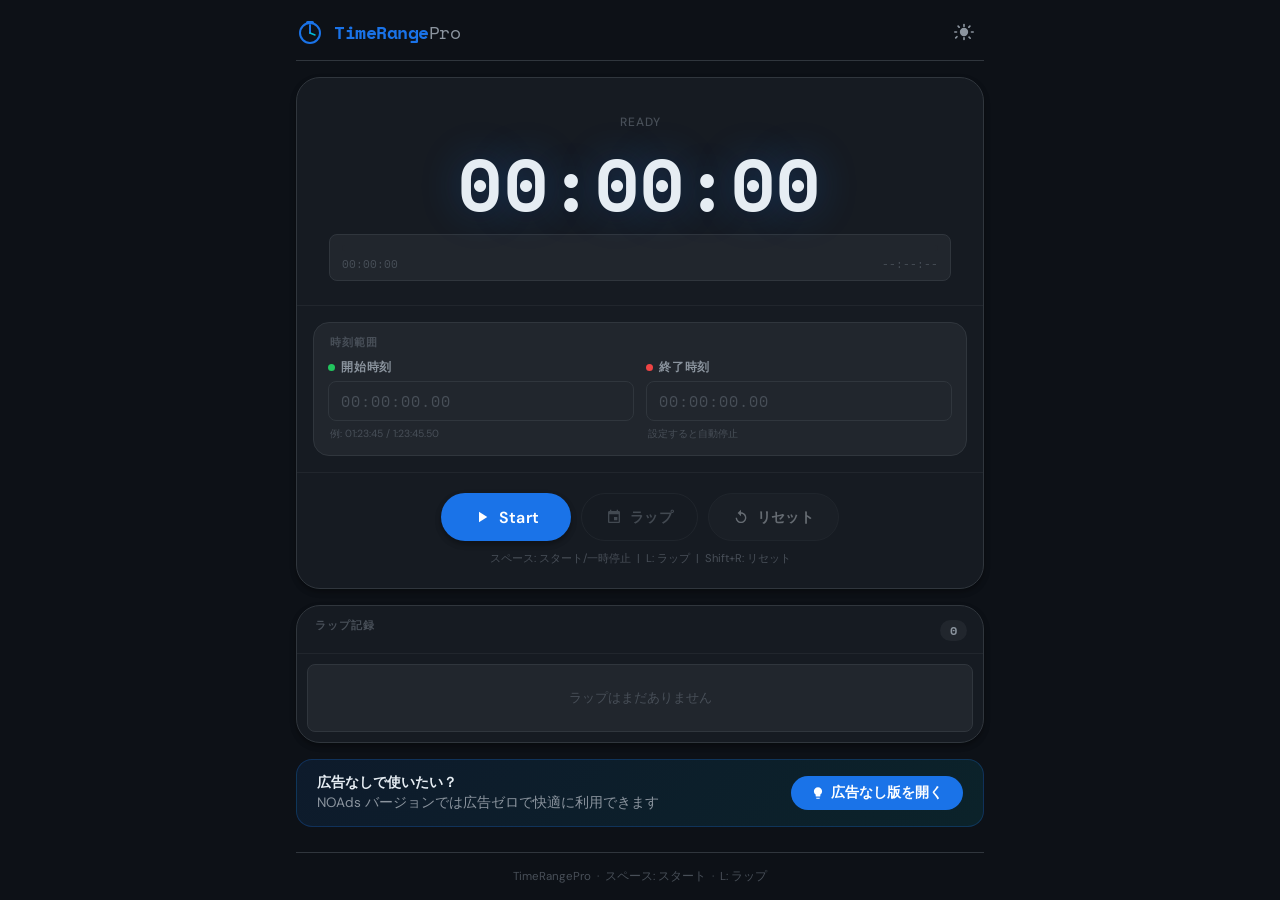
<file: public/index.html>
<!DOCTYPE html>
<html lang="ja" data-theme="dark">
<head>
  <meta charset="UTF-8">
  <meta name="viewport" content="width=device-width, initial-scale=1.0">
  <meta name="theme-color" content="#1a73e8" media="(prefers-color-scheme: dark)">
  <meta name="theme-color" content="#1a73e8" media="(prefers-color-scheme: light)">
  <meta name="description" content="開始・終了時刻を指定できる高機能ストップウォッチ">
  <meta name="apple-mobile-web-app-capable" content="yes">
  <meta name="apple-mobile-web-app-status-bar-style" content="black-translucent">
  <meta name="apple-mobile-web-app-title" content="TimeRangePro">
  <link rel="manifest" href="/public/manifest.json">
  <link rel="stylesheet" href="/public/style.css">
  <title>TimeRangePro</title>
  <!-- Google AdSense -->
  <script async="" src="https://pagead2.googlesyndication.com/pagead/js/adsbygoogle.js?client=ca-pub-3265952621594063" crossorigin="anonymous"></script>
</head>
<body>

<div class="app-container">

  <!-- ── Header ── -->
  <header class="app-header">
    <div class="app-logo">
      <svg viewBox="0 0 28 28" fill="none" xmlns="http://www.w3.org/2000/svg">
        <circle cx="14" cy="15" r="10" stroke="var(--md-primary)" stroke-width="2"/>
        <line x1="14" y1="15" x2="14" y2="7" stroke="var(--md-primary)" stroke-width="2" stroke-linecap="round"/>
        <line x1="14" y1="15" x2="19" y2="17" stroke="var(--md-secondary)" stroke-width="1.5" stroke-linecap="round"/>
        <rect x="10" y="3" width="8" height="3" rx="1.5" fill="var(--md-primary)"/>
      </svg>
      <span class="app-title">TimeRange<span>Pro</span></span>
    </div>
    <div class="header-actions">
      <button class="icon-btn" id="btnTheme" aria-label="テーマ切替" title="ダーク/ライト切替">
        <!-- filled by app.js -->
      </button>
    </div>
  </header>

  <!-- ── Install Prompt ── -->
  <div class="install-prompt" id="installPrompt" style="display:none;">
    <div class="install-text">
      <strong>アプリとしてインストール</strong>
      ホーム画面に追加してオフラインでも使えます
    </div>
    <button class="btn btn-secondary btn-install" style="padding:0 14px;height:36px;font-size:0.82rem;">インストール</button>
    <button class="icon-btn btn-install-dismiss" aria-label="閉じる">
      <svg width="16" height="16" viewBox="0 0 24 24" fill="currentColor"><path d="M19 6.41L17.59 5 12 10.59 6.41 5 5 6.41 10.59 12 5 17.59 6.41 19 12 13.41 17.59 19 19 17.59 13.41 12z"/></svg>
    </button>
  </div>

  <!-- ── Main ── -->
  <main class="main-content">

    <!-- ╔═ Timer Panel (outer card) ════════════════════╗ -->
    <section class="panel" aria-label="タイマー">

      <!-- ┌─ Display area ───────────────────────────┐ -->
      <div class="panel-display">
        <div class="timer-status" id="timerStatus">READY</div>
        <div class="timer-display" id="timerDisplay" aria-live="off">
          00:00:00<span class="timer-ms" id="timerMs">.00</span>
        </div>

        <!-- Progress bar nested inside display -->
        <div class="panel-progress">
          <div class="progress-container" role="progressbar" aria-valuemin="0" aria-valuemax="100" aria-valuenow="0">
            <div class="progress-bar" id="progressBar"></div>
          </div>
          <div class="progress-labels">
            <span id="progressStart">00:00:00</span>
            <span id="progressEnd">--:--:--</span>
          </div>
        </div>
      </div>
      <!-- └──────────────────────────────────────────┘ -->

      <!-- ┌─ Range settings (nested sub-panel) ──────┐ -->
      <div class="panel-settings">
        <div class="panel-settings-label">時刻範囲</div>
        <div class="range-inputs" aria-label="時刻範囲設定">
          <div class="input-group">
            <label class="input-label" for="inputStart">
              <span class="dot dot-start"></span>
              開始時刻
            </label>
            <input
              type="text"
              class="time-input"
              id="inputStart"
              placeholder="00:00:00.00"
              inputmode="decimal"
              autocomplete="off"
              spellcheck="false"
              aria-label="タイマー開始時刻"
            >
            <span class="input-hint">例: 01:23:45 / 1:23:45.50</span>
          </div>
          <div class="input-group">
            <label class="input-label" for="inputStop">
              <span class="dot dot-stop"></span>
              終了時刻
            </label>
            <input
              type="text"
              class="time-input"
              id="inputStop"
              placeholder="00:00:00.00"
              inputmode="decimal"
              autocomplete="off"
              spellcheck="false"
              aria-label="タイマー終了時刻（自動停止）"
            >
            <span class="input-hint">設定すると自動停止</span>
          </div>
        </div>
      </div>
      <!-- └──────────────────────────────────────────┘ -->

      <!-- ┌─ Controls ────────────────────────────────┐ -->
      <div class="panel-controls">
        <div class="controls" role="group" aria-label="タイマー操作">
          <button class="btn btn-primary" id="btnStartStop" aria-label="スタート">
            <svg width="18" height="18" viewBox="0 0 24 24" fill="currentColor"><path d="M8 5v14l11-7z"/></svg>
            Start
          </button>
          <button class="btn btn-ghost" id="btnLap" disabled aria-label="ラップ">
            <svg width="16" height="16" viewBox="0 0 24 24" fill="currentColor"><path d="M17 12h-5v5h5v-5zM16 1v2H8V1H6v2H5c-1.11 0-1.99.9-1.99 2L3 19c0 1.1.89 2 2 2h14c1.1 0 2-.9 2-2V5c0-1.1-.9-2-2-2h-1V1h-2zm3 18H5V8h14v11z"/></svg>
            ラップ
          </button>
          <button class="btn btn-secondary" id="btnReset" disabled aria-label="リセット">
            <svg width="16" height="16" viewBox="0 0 24 24" fill="currentColor"><path d="M12 5V1L7 6l5 5V7c3.31 0 6 2.69 6 6s-2.69 6-6 6-6-2.69-6-6H4c0 4.42 3.58 8 8 8s8-3.58 8-8-3.58-8-8-8z"/></svg>
            リセット
          </button>
        </div>
        <p class="shortcut-hint">
          スペース: スタート/一時停止 &nbsp;|&nbsp; L: ラップ &nbsp;|&nbsp; Shift+R: リセット
        </p>
      </div>
      <!-- └──────────────────────────────────────────┘ -->

    </section>
    <!-- ╚═══════════════════════════════════════════════╝ -->

    <!-- ╔═ Lap Panel ════════════════════════════════════╗ -->
    <section class="panel panel-lap" aria-label="ラップ記録">
      <div class="panel-lap-header">
        <div class="panel-settings-label">ラップ記録</div>
        <span class="lap-count" id="lapCount">0</span>
      </div>
      <!-- ┌─ Lap list (inset) ────────────────────────┐ -->
      <div class="lap-list-inset">
        <div class="lap-list" id="lapList" role="list">
          <div class="lap-empty">ラップはまだありません</div>
        </div>
      </div>
      <!-- └──────────────────────────────────────────┘ -->
    </section>
    <!-- ╚═══════════════════════════════════════════════╝ -->

    <!-- Noads Banner -->
    <div class="noads-banner">
      <div class="noads-text">
        <strong>広告なしで使いたい？</strong>
        NOAds バージョンでは広告ゼロで快適に利用できます
      </div>
      <button class="btn-noads" id="btnGoNoads" aria-label="広告なしバージョンを開く">
        <svg width="14" height="14" viewBox="0 0 24 24" fill="currentColor"><path d="M9 21c0 .55.45 1 1 1h4c.55 0 1-.45 1-1v-1H9v1zm3-19C8.14 2 5 5.14 5 9c0 2.38 1.19 4.47 3 5.74V17c0 .55.45 1 1 1h6c.55 0 1-.45 1-1v-2.26c1.81-1.27 3-3.36 3-5.74 0-3.86-3.14-7-7-7z"/></svg>
        広告なし版を開く
      </button>
    </div>

  </main>

  <footer class="app-footer">
    TimeRangePro &nbsp;·&nbsp; スペース: スタート &nbsp;·&nbsp; L: ラップ
  </footer>

</div>

<script>
  // ── Service Worker Registration ──────────────────────
  if ('serviceWorker' in navigator) {
    navigator.serviceWorker.register('/sw.js').catch(() => {});
  }

  // ── noads Button: set one-time token ─────────────────
  document.getElementById('btnGoNoads').addEventListener('click', function () {
    // Set a one-time session token
    sessionStorage.setItem('trp_noads_token', '1');
    window.location.href = '/noads/';
  });
</script>
<script src="/public/app.js"></script>
</body>
</html>
</file>
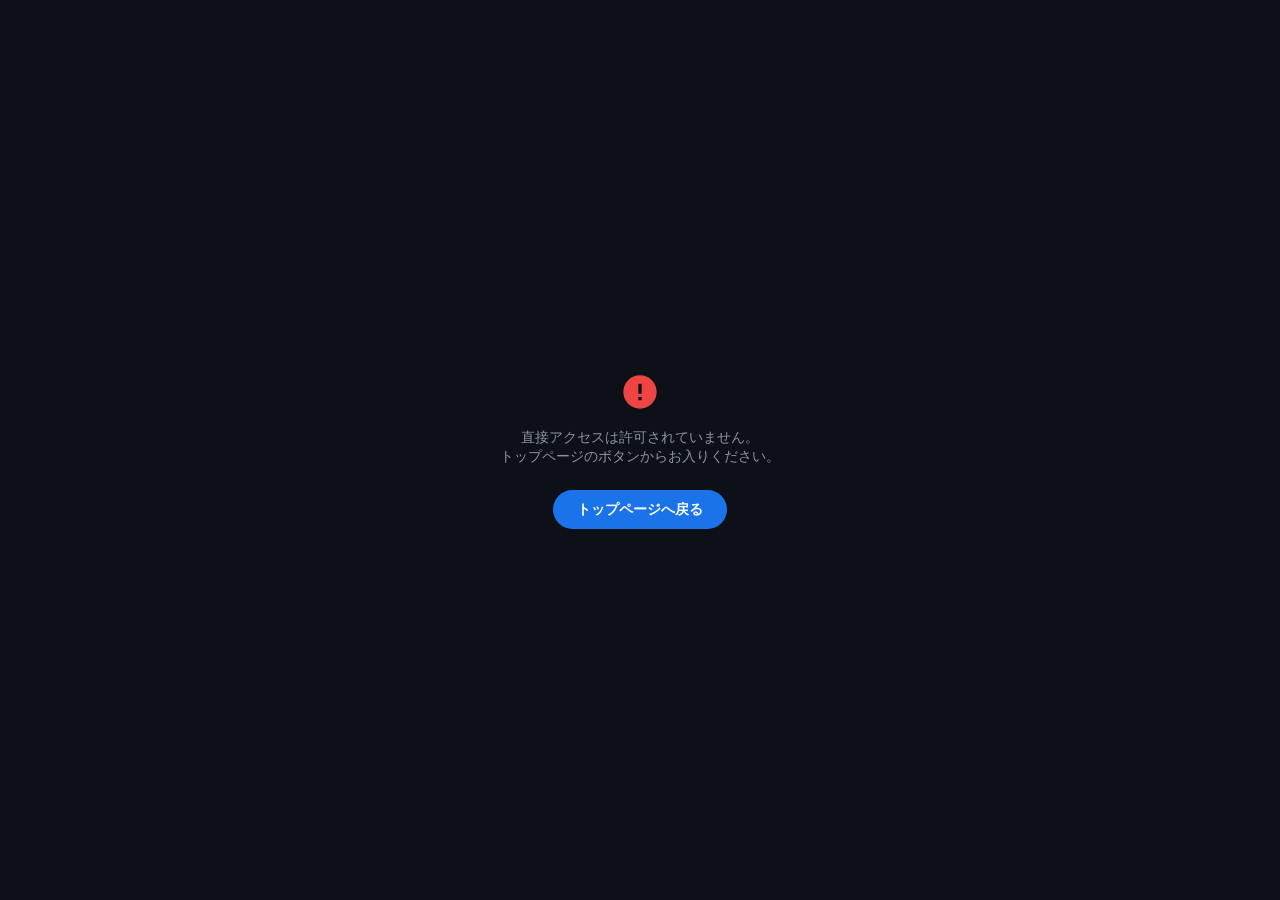
<file: public/noads/index.html>
<!DOCTYPE html>
<html lang="ja" data-theme="dark">
<head>
  <meta charset="UTF-8">
  <meta name="viewport" content="width=device-width, initial-scale=1.0">
  <meta name="theme-color" content="#1a73e8">
  <meta name="description" content="TimeRangePro — 広告なしバージョン">
  <meta name="apple-mobile-web-app-capable" content="yes">
  <meta name="apple-mobile-web-app-status-bar-style" content="black-translucent">
  <meta name="apple-mobile-web-app-title" content="TimeRangePro">
  <link rel="manifest" href="/public/manifest.json">
  <link rel="stylesheet" href="/public/style.css">
  <title>TimeRangePro — noads</title>

  <style>
    /* ─── noads badge ─── */
    .noads-badge {
      display: inline-flex;
      align-items: center;
      gap: 4px;
      background: linear-gradient(135deg, #22c55e, #16a34a);
      color: #fff;
      font-size: 0.65rem;
      font-weight: 700;
      letter-spacing: 1px;
      padding: 2px 8px;
      border-radius: 20px;
      text-transform: uppercase;
    }

    /* ─── Back button ─── */
    .back-link {
      display: inline-flex;
      align-items: center;
      gap: 6px;
      font-size: 0.8rem;
      color: var(--text-muted);
      text-decoration: none;
      padding: 6px 10px;
      border-radius: var(--radius-sm);
      transition: all var(--transition);
      -webkit-tap-highlight-color: transparent;
    }
    .back-link:hover { color: var(--text-primary); background: var(--bg-elevated); }

    /* ─── Gate overlay (shown briefly while checking token) ─── */
    #gate {
      position: fixed;
      inset: 0;
      background: var(--bg-base);
      z-index: 9999;
      display: flex;
      align-items: center;
      justify-content: center;
      flex-direction: column;
      gap: 12px;
      transition: opacity 0.3s;
    }
    #gate.hide {
      opacity: 0;
      pointer-events: none;
    }
    .gate-spinner {
      width: 32px;
      height: 32px;
      border: 3px solid var(--border);
      border-top-color: var(--md-primary);
      border-radius: 50%;
      animation: spin 0.7s linear infinite;
    }
    @keyframes spin { to { transform: rotate(360deg); } }
    .gate-text { font-size: 0.82rem; color: var(--text-muted); }
  </style>
</head>
<body>

<!-- ── Gate overlay (removed after token check) ── -->
<div id="gate">
  <div class="gate-spinner"></div>
  <span class="gate-text">認証中...</span>
</div>

<div class="app-container" id="appContent" style="visibility:hidden;">

  <!-- ── Header ── -->
  <header class="app-header">
    <div class="app-logo">
      <svg viewBox="0 0 28 28" fill="none" xmlns="http://www.w3.org/2000/svg">
        <circle cx="14" cy="15" r="10" stroke="var(--md-primary)" stroke-width="2"/>
        <line x1="14" y1="15" x2="14" y2="7" stroke="var(--md-primary)" stroke-width="2" stroke-linecap="round"/>
        <line x1="14" y1="15" x2="19" y2="17" stroke="var(--md-secondary)" stroke-width="1.5" stroke-linecap="round"/>
        <rect x="10" y="3" width="8" height="3" rx="1.5" fill="var(--md-primary)"/>
      </svg>
      <span class="app-title">TimeRange<span>Pro</span></span>
      <span class="noads-badge">
        <svg width="9" height="9" viewBox="0 0 24 24" fill="currentColor"><path d="M9 16.17L4.83 12l-1.42 1.41L9 19 21 7l-1.41-1.41z"/></svg>
        noads
      </span>
    </div>
    <div class="header-actions">
      <a href="/" class="back-link" title="通常版に戻る" aria-label="通常版に戻る">
        <svg width="14" height="14" viewBox="0 0 24 24" fill="currentColor"><path d="M20 11H7.83l5.59-5.59L12 4l-8 8 8 8 1.41-1.41L7.83 13H20v-2z"/></svg>
        戻る
      </a>
      <button class="icon-btn" id="btnTheme" aria-label="テーマ切替" title="ダーク/ライト切替">
      </button>
    </div>
  </header>

  <!-- ── Install Prompt ── -->
  <div class="install-prompt" id="installPrompt" style="display:none;">
    <div class="install-text">
      <strong>アプリとしてインストール</strong>
      ホーム画面に追加してオフラインでも使えます
    </div>
    <button class="btn btn-secondary btn-install" style="padding:0 14px;height:36px;font-size:0.82rem;">インストール</button>
    <button class="icon-btn btn-install-dismiss" aria-label="閉じる">
      <svg width="16" height="16" viewBox="0 0 24 24" fill="currentColor"><path d="M19 6.41L17.59 5 12 10.59 6.41 5 5 6.41 10.59 12 5 17.59 6.41 19 12 13.41 17.59 19 19 17.59 13.41 12z"/></svg>
    </button>
  </div>

  <!-- ── Main ── -->
  <main class="main-content">

    <!-- ╔═ Timer Panel ══════════════════════════════════╗ -->
    <section class="panel" aria-label="タイマー">

      <!-- ┌─ Display area ───────────────────────────┐ -->
      <div class="panel-display">
        <div class="timer-status" id="timerStatus">READY</div>
        <div class="timer-display" id="timerDisplay" aria-live="off">
          00:00:00<span class="timer-ms" id="timerMs">.00</span>
        </div>
        <div class="panel-progress">
          <div class="progress-container" role="progressbar" aria-valuemin="0" aria-valuemax="100" aria-valuenow="0">
            <div class="progress-bar" id="progressBar"></div>
          </div>
          <div class="progress-labels">
            <span id="progressStart">00:00:00</span>
            <span id="progressEnd">--:--:--</span>
          </div>
        </div>
      </div>
      <!-- └──────────────────────────────────────────┘ -->

      <!-- ┌─ Range settings ──────────────────────────┐ -->
      <div class="panel-settings">
        <div class="panel-settings-label">時刻範囲</div>
        <div class="range-inputs" aria-label="時刻範囲設定">
          <div class="input-group">
            <label class="input-label" for="inputStart">
              <span class="dot dot-start"></span>
              開始時刻
            </label>
            <input
              type="text"
              class="time-input"
              id="inputStart"
              placeholder="00:00:00.00"
              inputmode="decimal"
              autocomplete="off"
              spellcheck="false"
              aria-label="タイマー開始時刻"
            >
            <span class="input-hint">例: 01:23:45 / 1:23:45.50</span>
          </div>
          <div class="input-group">
            <label class="input-label" for="inputStop">
              <span class="dot dot-stop"></span>
              終了時刻
            </label>
            <input
              type="text"
              class="time-input"
              id="inputStop"
              placeholder="00:00:00.00"
              inputmode="decimal"
              autocomplete="off"
              spellcheck="false"
              aria-label="タイマー終了時刻（自動停止）"
            >
            <span class="input-hint">設定すると自動停止</span>
          </div>
        </div>
      </div>
      <!-- └──────────────────────────────────────────┘ -->

      <!-- ┌─ Controls ────────────────────────────────┐ -->
      <div class="panel-controls">
        <div class="controls" role="group" aria-label="タイマー操作">
          <button class="btn btn-primary" id="btnStartStop" aria-label="スタート">
            <svg width="18" height="18" viewBox="0 0 24 24" fill="currentColor"><path d="M8 5v14l11-7z"/></svg>
            Start
          </button>
          <button class="btn btn-ghost" id="btnLap" disabled aria-label="ラップ">
            <svg width="16" height="16" viewBox="0 0 24 24" fill="currentColor"><path d="M17 12h-5v5h5v-5zM16 1v2H8V1H6v2H5c-1.11 0-1.99.9-1.99 2L3 19c0 1.1.89 2 2 2h14c1.1 0 2-.9 2-2V5c0-1.1-.9-2-2-2h-1V1h-2zm3 18H5V8h14v11z"/></svg>
            ラップ
          </button>
          <button class="btn btn-secondary" id="btnReset" disabled aria-label="リセット">
            <svg width="16" height="16" viewBox="0 0 24 24" fill="currentColor"><path d="M12 5V1L7 6l5 5V7c3.31 0 6 2.69 6 6s-2.69 6-6 6-6-2.69-6-6H4c0 4.42 3.58 8 8 8s8-3.58 8-8-3.58-8-8-8z"/></svg>
            リセット
          </button>
        </div>
        <p class="shortcut-hint">
          スペース: スタート/一時停止 &nbsp;|&nbsp; L: ラップ &nbsp;|&nbsp; Shift+R: リセット
        </p>
      </div>
      <!-- └──────────────────────────────────────────┘ -->

    </section>
    <!-- ╚═══════════════════════════════════════════════╝ -->

    <!-- ╔═ Lap Panel ════════════════════════════════════╗ -->
    <section class="panel panel-lap" aria-label="ラップ記録">
      <div class="panel-lap-header">
        <div class="panel-settings-label">ラップ記録</div>
        <span class="lap-count" id="lapCount">0</span>
      </div>
      <!-- ┌─ Lap list (inset) ────────────────────────┐ -->
      <div class="lap-list-inset">
        <div class="lap-list" id="lapList" role="list">
          <div class="lap-empty">ラップはまだありません</div>
        </div>
      </div>
      <!-- └──────────────────────────────────────────┘ -->
    </section>
    <!-- ╚═══════════════════════════════════════════════╝ -->

  </main>

  <footer class="app-footer">
    TimeRangePro noads &nbsp;·&nbsp; 広告なし快適モード
  </footer>

</div>

<script>
  // ── Service Worker ────────────────────────────────────
  if ('serviceWorker' in navigator) {
    navigator.serviceWorker.register('/sw.js').catch(() => {});
  }

  // ── One-time token gate ───────────────────────────────
  // Must run BEFORE app.js so gate is enforced immediately
  (function () {
    const TOKEN_KEY = 'trp_noads_token';
    const gate      = document.getElementById('gate');
    const appContent = document.getElementById('appContent');

    function showGateError() {
      gate.innerHTML = `
        <svg width="40" height="40" viewBox="0 0 24 24" fill="var(--md-error)">
          <path d="M12 2C6.48 2 2 6.48 2 12s4.48 10 10 10 10-4.48 10-10S17.52 2 12 2zm1 15h-2v-2h2v2zm0-4h-2V7h2v6z"/>
        </svg>
        <span style="font-size:0.88rem;color:var(--text-secondary);text-align:center;padding:0 24px;">
          直接アクセスは許可されていません。<br>トップページのボタンからお入りください。
        </span>
        <a href="/" style="
          margin-top:8px;
          background:var(--md-primary);
          color:#fff;
          padding:10px 24px;
          border-radius:50px;
          text-decoration:none;
          font-size:0.88rem;
          font-weight:600;
          font-family:'DM Sans',sans-serif;
        ">トップページへ戻る</a>
      `;
      gate.style.gap = '16px';
    }

    function checkToken() {
      const token = sessionStorage.getItem(TOKEN_KEY);

      if (!token) {
        // No token: show error in gate, do NOT show app
        showGateError();
        return;
      }

      // Token found: consume it immediately (one-time use)
      sessionStorage.removeItem(TOKEN_KEY);

      // Show app, hide gate
      appContent.style.visibility = 'visible';
      gate.classList.add('hide');
      setTimeout(() => { gate.style.display = 'none'; }, 350);
    }

    // Small delay so CSS vars are applied before showing error UI
    if (document.readyState === 'loading') {
      document.addEventListener('DOMContentLoaded', checkToken);
    } else {
      checkToken();
    }
  })();
</script>
<script src="/public/app.js"></script>
</body>
</html>
</file>
<file: style.css>
/* ═══════════════════════════════════════════════════════
   TimeRangePro — style.css
   Fonts are loaded via <link> in the HTML (non-blocking).
   ═══════════════════════════════════════════════════════ */

/* ─── Tokens ────────────────────────────────────────── */
:root {
  --md-primary: #1a73e8;
  --md-primary-strong: #1557c0;
  --md-secondary: #00bcd4;
  --md-accent: #f59e0b;
  --md-error: #ef4444;
  --md-success: #22c55e;

  --ease: cubic-bezier(0.4, 0, 0.2, 1);
  --transition: 0.2s var(--ease);
  --radius-sm: 10px;
  --radius-md: 16px;
  --radius-lg: 24px;
  --radius-pill: 999px;

  --font-display: 'Space Mono', ui-monospace, 'SFMono-Regular', Menlo, Consolas, monospace;
  --font-ui: 'DM Sans', system-ui, -apple-system, 'Hiragino Sans', 'Hiragino Kaku Gothic ProN',
             'Noto Sans JP', 'Yu Gothic UI', Meiryo, sans-serif;

  --content-width: 760px;
}

/* ─── Dark (default) ───────────────────────────────── */
[data-theme="dark"] {
  color-scheme: dark;
  --bg-base:       #0b0f15;
  --bg-surface:    #131920;
  --bg-elevated:   #1b222b;
  --bg-overlay:    #262e38;
  --text-primary:  #e6edf3;
  --text-secondary:#a1abb6;
  --text-muted:    #74808c;
  --border:        #2a323c;
  --divider:       #1f262e;
  --primary-text:  #6ea8ff;
  --primary-soft:  rgba(26, 115, 232, 0.14);
  --timer-glow:    rgba(26, 115, 232, 0.28);
  --hero-glow:     radial-gradient(900px 380px at 50% -120px, rgba(26,115,232,0.22), transparent 70%);
  --shadow-1: 0 1px 2px rgba(0,0,0,0.4);
  --shadow-2: 0 1px 2px rgba(0,0,0,0.35), 0 8px 24px rgba(0,0,0,0.35);
  --shadow-3: 0 12px 40px rgba(0,0,0,0.5);
}

/* ─── Light ────────────────────────────────────────── */
[data-theme="light"] {
  color-scheme: light;
  --bg-base:       #f5f7fa;
  --bg-surface:    #ffffff;
  --bg-elevated:   #f1f4f8;
  --bg-overlay:    #e4e9ef;
  --text-primary:  #1b1f24;
  --text-secondary:#4f5a66;
  --text-muted:    #6b7580;
  --border:        #dde3ea;
  --divider:       #edf1f5;
  --primary-text:  #1a66d2;
  --primary-soft:  rgba(26, 115, 232, 0.09);
  --timer-glow:    rgba(26, 115, 232, 0.12);
  --hero-glow:     radial-gradient(900px 380px at 50% -120px, rgba(26,115,232,0.12), transparent 70%);
  --shadow-1: 0 1px 2px rgba(16,24,40,0.06);
  --shadow-2: 0 1px 2px rgba(16,24,40,0.05), 0 8px 24px rgba(16,24,40,0.07);
  --shadow-3: 0 16px 40px rgba(16,24,40,0.16);
}

/* ─── Reset & Base ─────────────────────────────────── */
*, *::before, *::after { box-sizing: border-box; margin: 0; padding: 0; }

html {
  font-size: 16px;
  -webkit-text-size-adjust: 100%;
  scroll-behavior: smooth;
  scroll-padding-top: 72px;
}

body {
  font-family: var(--font-ui);
  background: var(--hero-glow) no-repeat, var(--bg-base);
  color: var(--text-primary);
  min-height: 100vh;
  line-height: 1.6;
  overflow-x: hidden;
  -webkit-font-smoothing: antialiased;
  transition: background-color var(--transition), color var(--transition);
}

a { color: var(--primary-text); }
code {
  font-family: var(--font-display);
  font-size: 0.86em;
  background: var(--bg-elevated);
  border: 1px solid var(--border);
  border-radius: 6px;
  padding: 1px 6px;
  white-space: nowrap;
}

:focus-visible {
  outline: 2px solid var(--md-primary);
  outline-offset: 2px;
}

.skip-link {
  position: absolute;
  left: 12px;
  top: -48px;
  background: var(--md-primary);
  color: #fff;
  padding: 8px 14px;
  border-radius: var(--radius-sm);
  z-index: 3000;
  text-decoration: none;
  font-weight: 600;
}
.skip-link:focus { top: 12px; }

/* ─── App Shell ────────────────────────────────────── */
.app-container {
  display: flex;
  flex-direction: column;
  min-height: 100vh;
  max-width: var(--content-width);
  margin: 0 auto;
  padding: 0 16px;
  padding-left: max(16px, env(safe-area-inset-left));
  padding-right: max(16px, env(safe-area-inset-right));
}

/* ─── Header ───────────────────────────────────────── */
.app-header {
  display: flex;
  align-items: center;
  justify-content: space-between;
  gap: 8px;
  padding: 10px 0;
  position: sticky;
  top: 0;
  z-index: 100;
  background: color-mix(in srgb, var(--bg-base) 82%, transparent);
  -webkit-backdrop-filter: saturate(160%) blur(12px);
  backdrop-filter: saturate(160%) blur(12px);
  border-bottom: 1px solid var(--divider);
}

.app-logo {
  display: flex;
  align-items: center;
  gap: 10px;
  text-decoration: none;
  border-radius: var(--radius-sm);
}
.app-logo svg { width: 28px; height: 28px; }

.app-title {
  font-family: var(--font-display);
  font-size: 1.08rem;
  font-weight: 700;
  color: var(--primary-text);
  letter-spacing: -0.5px;
}
.app-title span { color: var(--text-secondary); font-weight: 400; }

.header-actions {
  display: flex;
  align-items: center;
  gap: 2px;
}

.header-link {
  font-size: 0.82rem;
  font-weight: 500;
  color: var(--text-secondary);
  text-decoration: none;
  padding: 8px 10px;
  border-radius: var(--radius-pill);
  transition: background var(--transition), color var(--transition);
}
.header-link:hover { background: var(--bg-elevated); color: var(--text-primary); }

/* ─── Icon Button ──────────────────────────────────── */
.icon-btn {
  width: 40px;
  height: 40px;
  border-radius: 50%;
  border: none;
  background: transparent;
  color: var(--text-secondary);
  cursor: pointer;
  display: inline-flex;
  align-items: center;
  justify-content: center;
  flex-shrink: 0;
  transition: background var(--transition), color var(--transition);
  -webkit-tap-highlight-color: transparent;
}
.icon-btn:hover  { background: var(--bg-elevated); color: var(--text-primary); }
.icon-btn:active { background: var(--bg-overlay); }

/* ─── Main ─────────────────────────────────────────── */
.main-content {
  flex: 1;
  padding: 8px 0 32px;
  display: flex;
  flex-direction: column;
  gap: 16px;
}

/* ─── Hero ─────────────────────────────────────────── */
.hero {
  text-align: center;
  padding: 20px 8px 4px;
}

.hero-title {
  font-size: clamp(1.3rem, 4.6vw, 1.75rem);
  font-weight: 700;
  line-height: 1.35;
  letter-spacing: 0.01em;
  color: var(--text-primary);
}

.hero-lead {
  margin: 8px auto 0;
  max-width: 34em;
  font-size: 0.9rem;
  color: var(--text-secondary);
  text-wrap: pretty;
  word-break: auto-phrase;
}

.hero-tags {
  display: flex;
  justify-content: center;
  flex-wrap: wrap;
  gap: 6px;
  margin-top: 12px;
}
.hero-tags span {
  font-size: 0.72rem;
  font-weight: 600;
  color: var(--primary-text);
  background: var(--primary-soft);
  border: 1px solid color-mix(in srgb, var(--md-primary) 28%, transparent);
  padding: 2px 10px;
  border-radius: var(--radius-pill);
}

.br-sp { display: none; }

/* ─── Panel System ─────────────────────────────────── */
.panel {
  background: var(--bg-surface);
  border-radius: var(--radius-lg);
  border: 1px solid var(--border);
  box-shadow: var(--shadow-2);
  overflow: hidden;
}

.panel-display {
  padding: 28px 24px 22px;
  text-align: center;
}

.panel-progress {
  max-width: 520px;
  margin: 18px auto 0;
}

.panel-settings {
  background: var(--bg-elevated);
  margin: 0 12px;
  border-radius: var(--radius-md);
  border: 1px solid var(--border);
  padding: 14px 16px 16px;
}

.panel-settings-label {
  font-size: 0.7rem;
  font-weight: 700;
  color: var(--text-muted);
  text-transform: uppercase;
  letter-spacing: 0.12em;
  margin-bottom: 10px;
  padding-left: 2px;
}

.panel-controls {
  padding: 20px 20px 18px;
  display: flex;
  flex-direction: column;
  gap: 14px;
  align-items: center;
}

.shortcut-hint {
  display: flex;
  flex-wrap: wrap;
  justify-content: center;
  gap: 4px 14px;
  font-size: 0.72rem;
  color: var(--text-muted);
}
.shortcut-hint > span { white-space: nowrap; }

/* ─── Timer Display ────────────────────────────────── */
.timer-status {
  display: inline-flex;
  align-items: center;
  gap: 6px;
  font-size: 0.7rem;
  font-weight: 700;
  color: var(--text-muted);
  letter-spacing: 0.14em;
  text-transform: uppercase;
  padding: 3px 10px;
  border-radius: var(--radius-pill);
  background: var(--bg-elevated);
  border: 1px solid var(--border);
  margin-bottom: 18px;
}
.timer-status::before {
  content: '';
  width: 6px;
  height: 6px;
  border-radius: 50%;
  background: currentColor;
}
.timer-status[data-state="running"]  { color: var(--primary-text); border-color: color-mix(in srgb, var(--md-primary) 40%, transparent); }
.timer-status[data-state="running"]::before { animation: pulse 1.2s ease-in-out infinite; }
.timer-status[data-state="paused"]   { color: var(--md-accent); }
.timer-status[data-state="finished"] { color: var(--md-success); }

@keyframes pulse { 50% { opacity: 0.25; } }

.timer-display {
  font-family: var(--font-display);
  font-size: clamp(2.6rem, 12.5vw, 5rem);
  font-weight: 700;
  font-variant-numeric: tabular-nums;
  letter-spacing: 0.01em;
  color: var(--text-primary);
  line-height: 1;
  text-shadow: 0 0 40px var(--timer-glow);
  user-select: none;
  white-space: nowrap;
  transition: color 0.3s, text-shadow 0.3s;
}

.timer-display.running {
  color: var(--primary-text);
  text-shadow: 0 0 36px rgba(26, 115, 232, 0.45), 0 0 80px rgba(26, 115, 232, 0.18);
}

.timer-display.finished {
  color: var(--md-success);
  text-shadow: 0 0 40px rgba(34, 197, 94, 0.35);
}

.timer-ms {
  font-size: 0.45em;
  color: var(--text-secondary);
  margin-left: 2px;
}

/* ─── Progress Bar ─────────────────────────────────── */
.progress-container {
  background: var(--bg-elevated);
  border: 1px solid var(--border);
  border-radius: var(--radius-pill);
  height: 8px;
  overflow: hidden;
}

.progress-bar {
  height: 100%;
  width: 0%;
  background: linear-gradient(90deg, var(--md-primary), var(--md-secondary));
  border-radius: var(--radius-pill);
  transition: width 0.1s linear;
}

.progress-labels {
  display: flex;
  justify-content: space-between;
  font-size: 0.72rem;
  color: var(--text-muted);
  margin-top: 6px;
  font-family: var(--font-display);
}

/* ─── Range Inputs ─────────────────────────────────── */
.range-inputs {
  display: grid;
  grid-template-columns: 1fr 1fr;
  gap: 12px;
}

.input-group {
  display: flex;
  flex-direction: column;
  gap: 6px;
}

.input-label {
  font-size: 0.78rem;
  font-weight: 600;
  color: var(--text-secondary);
  display: flex;
  align-items: center;
  gap: 6px;
}

.input-label .dot { width: 8px; height: 8px; border-radius: 50%; }
.dot-start { background: var(--md-success); }
.dot-stop  { background: var(--md-error); }

.time-input {
  font-family: var(--font-display);
  font-size: 1rem;
  padding: 10px 12px;
  border-radius: var(--radius-sm);
  border: 1.5px solid var(--border);
  background: var(--bg-surface);
  color: var(--text-primary);
  width: 100%;
  letter-spacing: 0.06em;
  outline: none;
  transition: border-color var(--transition), box-shadow var(--transition);
}
.time-input:hover:not(:disabled) { border-color: var(--text-muted); }
.time-input:focus {
  border-color: var(--md-primary);
  box-shadow: 0 0 0 3px rgba(26, 115, 232, 0.2);
}
.time-input:disabled { opacity: 0.6; cursor: not-allowed; }
.time-input::placeholder { color: var(--text-muted); opacity: 0.7; }

.input-hint {
  font-size: 0.7rem;
  color: var(--text-muted);
  padding-left: 2px;
}

/* ─── Buttons ──────────────────────────────────────── */
.controls {
  display: flex;
  gap: 12px;
  align-items: center;
  justify-content: center;
  flex-wrap: wrap;
}

.btn {
  font-family: var(--font-ui);
  font-size: 0.9rem;
  font-weight: 600;
  border: none;
  cursor: pointer;
  border-radius: var(--radius-pill);
  padding: 0 22px;
  height: 48px;
  display: inline-flex;
  align-items: center;
  justify-content: center;
  gap: 8px;
  transition: background var(--transition), box-shadow var(--transition), transform 0.1s, filter var(--transition), color var(--transition);
  -webkit-tap-highlight-color: transparent;
  letter-spacing: 0.02em;
}
.btn:active { transform: scale(0.97); }
.btn svg { flex-shrink: 0; }
.btn-sm { height: 36px; padding: 0 14px; font-size: 0.82rem; }

.btn-primary {
  background: var(--md-primary);
  color: #fff;
  min-width: 148px;
  height: 56px;
  font-size: 1.02rem;
  box-shadow: 0 6px 20px rgba(26, 115, 232, 0.35);
}
.btn-primary:hover { filter: brightness(1.08); box-shadow: 0 8px 26px rgba(26, 115, 232, 0.45); }
.btn-primary.running { background: #e5484d; box-shadow: 0 6px 20px rgba(229, 72, 77, 0.35); }
.btn-primary.paused  { background: #d98a05; box-shadow: 0 6px 20px rgba(217, 138, 5, 0.3); }

.btn-secondary {
  background: var(--bg-elevated);
  color: var(--text-primary);
  border: 1.5px solid var(--border);
}
.btn-secondary:hover { background: var(--bg-overlay); }

.btn-ghost {
  background: transparent;
  color: var(--text-secondary);
  border: 1.5px solid var(--border);
}
.btn-ghost:hover { background: var(--bg-elevated); color: var(--text-primary); }

.btn:disabled {
  opacity: 0.4;
  cursor: not-allowed;
  pointer-events: none;
  box-shadow: none;
}

/* ─── Lap Panel ────────────────────────────────────── */
.panel-lap-header {
  display: flex;
  align-items: center;
  justify-content: space-between;
  padding: 14px 18px 4px;
}
.panel-lap-header .panel-settings-label { margin-bottom: 0; }

.lap-count {
  background: var(--bg-elevated);
  border: 1px solid var(--border);
  color: var(--text-secondary);
  border-radius: var(--radius-pill);
  padding: 1px 10px;
  font-size: 0.72rem;
  font-weight: 700;
  font-family: var(--font-display);
}

.lap-list-inset {
  background: var(--bg-elevated);
  margin: 10px 12px 12px;
  border-radius: var(--radius-md);
  border: 1px solid var(--border);
  overflow: hidden;
}

.lap-head,
.lap-item {
  display: grid;
  grid-template-columns: 40px 1fr 1fr 1fr;
  gap: 8px;
  align-items: center;
  padding: 9px 16px;
}

.lap-head {
  font-size: 0.66rem;
  font-weight: 700;
  color: var(--text-muted);
  letter-spacing: 0.08em;
  border-bottom: 1px solid var(--border);
}

.lap-list {
  max-height: 240px;
  overflow-y: auto;
  scrollbar-width: thin;
  scrollbar-color: var(--border) transparent;
}

.lap-item {
  border-bottom: 1px solid var(--divider);
  font-family: var(--font-display);
  font-size: 0.82rem;
  font-variant-numeric: tabular-nums;
  animation: lapIn 0.2s ease;
}
.lap-item:last-child { border-bottom: none; }
.lap-item:hover { background: var(--bg-overlay); }
.lap-item small { color: var(--text-muted); }

@keyframes lapIn {
  from { opacity: 0; transform: translateY(-4px); }
  to   { opacity: 1; transform: none; }
}

.lap-num   { color: var(--text-muted); font-size: 0.74rem; }
.lap-split { color: var(--text-primary); }
.lap-total { color: var(--text-secondary); }
.lap-delta { font-size: 0.76rem; }
.lap-delta.faster  { color: var(--md-success); }
.lap-delta.slower  { color: var(--md-error); }
.lap-delta.neutral { color: var(--text-muted); }

.lap-empty {
  padding: 22px 16px;
  text-align: center;
  color: var(--text-muted);
  font-size: 0.82rem;
}

/* ─── Noads Banner ─────────────────────────────────── */
.noads-banner {
  background: linear-gradient(135deg, var(--primary-soft), rgba(0, 188, 212, 0.08));
  border: 1px solid color-mix(in srgb, var(--md-primary) 25%, transparent);
  border-radius: var(--radius-md);
  padding: 14px 18px;
  display: flex;
  align-items: center;
  justify-content: space-between;
  gap: 12px;
  flex-wrap: wrap;
}

.noads-text { font-size: 0.84rem; color: var(--text-secondary); }
.noads-text strong { color: var(--text-primary); display: block; margin-bottom: 2px; }

.btn-noads {
  background: var(--md-primary);
  color: #fff;
  border: none;
  border-radius: var(--radius-pill);
  padding: 9px 18px;
  font-family: var(--font-ui);
  font-size: 0.84rem;
  font-weight: 600;
  cursor: pointer;
  white-space: nowrap;
  display: inline-flex;
  align-items: center;
  gap: 6px;
  transition: filter var(--transition), box-shadow var(--transition);
  -webkit-tap-highlight-color: transparent;
}
.btn-noads:hover { filter: brightness(1.08); box-shadow: var(--shadow-2); }

/* ─── Content (About / Guide / FAQ) ────────────────── */
.content {
  display: flex;
  flex-direction: column;
  gap: 16px;
  margin-top: 16px;
}

.content-section {
  background: var(--bg-surface);
  border: 1px solid var(--border);
  border-radius: var(--radius-lg);
  padding: 24px 22px;
  box-shadow: var(--shadow-1);
}

.content-section > h2 {
  font-size: 1.2rem;
  font-weight: 700;
  margin-bottom: 12px;
  display: flex;
  align-items: center;
  gap: 10px;
}
.content-section > h2::before {
  content: '';
  width: 4px;
  height: 1.1em;
  border-radius: 2px;
  background: linear-gradient(var(--md-primary), var(--md-secondary));
}

.content-section p { font-size: 0.92rem; color: var(--text-secondary); }
.content-section p strong { color: var(--text-primary); }

.sub-heading {
  font-size: 0.95rem;
  font-weight: 700;
  margin: 22px 0 10px;
}

/* features */
.feature-grid {
  list-style: none;
  display: grid;
  grid-template-columns: repeat(auto-fill, minmax(200px, 1fr));
  gap: 10px;
  margin-top: 18px;
}
.feature {
  background: var(--bg-elevated);
  border: 1px solid var(--border);
  border-radius: var(--radius-md);
  padding: 14px 14px 12px;
}
.feature-icon {
  display: inline-flex;
  align-items: center;
  justify-content: center;
  min-width: 32px;
  height: 32px;
  padding: 0 6px;
  border-radius: 9px;
  background: var(--primary-soft);
  color: var(--primary-text);
  font-family: var(--font-display);
  font-size: 0.8rem;
  font-weight: 700;
  margin-bottom: 8px;
}
.feature h3 { font-size: 0.9rem; font-weight: 700; margin-bottom: 4px; }
.content-section .feature p { font-size: 0.8rem; line-height: 1.6; }

/* steps */
.steps {
  list-style: none;
  counter-reset: step;
  display: grid;
  gap: 10px;
}
.steps li {
  counter-increment: step;
  position: relative;
  padding: 12px 14px 12px 56px;
  background: var(--bg-elevated);
  border: 1px solid var(--border);
  border-radius: var(--radius-md);
}
.steps li::before {
  content: counter(step);
  position: absolute;
  left: 14px;
  top: 12px;
  width: 28px;
  height: 28px;
  border-radius: 50%;
  background: var(--md-primary);
  color: #fff;
  font-family: var(--font-display);
  font-weight: 700;
  font-size: 0.85rem;
  display: flex;
  align-items: center;
  justify-content: center;
}
.steps h3 { font-size: 0.92rem; font-weight: 700; margin-bottom: 2px; }
.content-section .steps p { font-size: 0.84rem; }

/* format table */
.table-wrap { overflow-x: auto; border: 1px solid var(--border); border-radius: var(--radius-md); }
.format-table {
  width: 100%;
  border-collapse: collapse;
  font-size: 0.84rem;
}
.format-table th,
.format-table td {
  text-align: left;
  padding: 10px 14px;
  border-bottom: 1px solid var(--divider);
  white-space: nowrap;
}
.format-table th {
  background: var(--bg-elevated);
  font-size: 0.72rem;
  font-weight: 700;
  color: var(--text-muted);
  letter-spacing: 0.06em;
}
.format-table tbody tr:last-child td { border-bottom: none; }
.format-table td { color: var(--text-secondary); }

/* shortcut list */
.shortcut-list {
  display: grid;
  grid-template-columns: repeat(auto-fill, minmax(220px, 1fr));
  gap: 6px 16px;
}
.shortcut-list > div {
  display: flex;
  align-items: center;
  gap: 10px;
  padding: 6px 0;
  border-bottom: 1px dashed var(--divider);
  font-size: 0.85rem;
}
.shortcut-list dt { min-width: 104px; color: var(--text-muted); font-size: 0.8rem; }
.shortcut-list dd { color: var(--text-secondary); }

/* use cases */
.usecase-list {
  list-style: none;
  display: grid;
  gap: 8px;
}
.usecase-list li {
  font-size: 0.9rem;
  color: var(--text-secondary);
  padding-left: 22px;
  position: relative;
}
.usecase-list li::before {
  content: '';
  position: absolute;
  left: 4px;
  top: 0.62em;
  width: 8px;
  height: 8px;
  border-radius: 2px;
  background: var(--md-secondary);
  transform: rotate(45deg);
}
.usecase-list strong { color: var(--text-primary); }

/* FAQ */
.faq { display: grid; gap: 8px; }
.faq details {
  background: var(--bg-elevated);
  border: 1px solid var(--border);
  border-radius: var(--radius-md);
  overflow: hidden;
}
.faq summary {
  cursor: pointer;
  list-style: none;
  padding: 14px 44px 14px 16px;
  font-size: 0.92rem;
  font-weight: 600;
  position: relative;
}
.faq summary::-webkit-details-marker { display: none; }
.faq summary::after {
  content: '';
  position: absolute;
  right: 18px;
  top: 50%;
  width: 8px;
  height: 8px;
  border-right: 2px solid var(--text-muted);
  border-bottom: 2px solid var(--text-muted);
  transform: translateY(-70%) rotate(45deg);
  transition: transform var(--transition);
}
.faq details[open] summary::after { transform: translateY(-30%) rotate(-135deg); }
.faq summary:hover { background: var(--bg-overlay); }
.faq details p {
  padding: 0 16px 14px;
  font-size: 0.86rem;
}

/* ─── Footer ───────────────────────────────────────── */
.app-footer {
  padding: 20px 0 calc(24px + env(safe-area-inset-bottom));
  border-top: 1px solid var(--divider);
  text-align: center;
  font-size: 0.74rem;
  color: var(--text-muted);
  margin-top: auto;
}
.footer-nav {
  display: flex;
  justify-content: center;
  flex-wrap: wrap;
  gap: 4px 18px;
  margin-bottom: 8px;
}
.footer-nav a { color: var(--text-secondary); text-decoration: none; font-size: 0.8rem; }
.footer-nav a:hover { color: var(--text-primary); text-decoration: underline; }

/* ─── Install Prompt ───────────────────────────────── */
.install-prompt {
  background: var(--bg-surface);
  border: 1px solid var(--border);
  border-radius: var(--radius-md);
  padding: 12px 16px;
  margin-top: 12px;
  display: flex;
  align-items: center;
  gap: 12px;
  animation: slideDown 0.3s ease;
}
.install-prompt[hidden] { display: none; }

@keyframes slideDown {
  from { opacity: 0; transform: translateY(-8px); }
  to   { opacity: 1; transform: none; }
}

.install-text { flex: 1; font-size: 0.82rem; color: var(--text-secondary); }
.install-text strong { color: var(--text-primary); font-size: 0.88rem; display: block; }

/* ─── kbd inline ───────────────────────────────────── */
.kbd-inline {
  display: inline-block;
  font-family: var(--font-display);
  font-size: 0.66rem;
  background: var(--bg-elevated);
  border: 1px solid var(--border);
  border-bottom-width: 2px;
  border-radius: 5px;
  padding: 1px 6px;
  color: var(--text-secondary);
  vertical-align: middle;
  line-height: 1.5;
}

/* ─── Keyboard Shortcut Modal ──────────────────────── */
#shortcutModal {
  position: fixed;
  inset: 0;
  z-index: 1000;
  display: flex;
  align-items: center;
  justify-content: center;
  padding: 16px;
  opacity: 0;
  pointer-events: none;
  visibility: hidden;
  transition: opacity 0.2s, visibility 0.2s;
}
#shortcutModal.open { opacity: 1; pointer-events: auto; visibility: visible; }

.sc-backdrop {
  position: absolute;
  inset: 0;
  background: rgba(0, 0, 0, 0.55);
  -webkit-backdrop-filter: blur(4px);
  backdrop-filter: blur(4px);
}

.sc-panel {
  position: relative;
  background: var(--bg-surface);
  border: 1px solid var(--border);
  border-radius: var(--radius-lg);
  box-shadow: var(--shadow-3);
  width: 100%;
  max-width: 400px;
  overflow: hidden;
  transform: scale(0.95) translateY(8px);
  transition: transform 0.2s cubic-bezier(0.34, 1.56, 0.64, 1);
}
#shortcutModal.open .sc-panel { transform: none; }

.sc-header {
  display: flex;
  align-items: center;
  justify-content: space-between;
  padding: 12px 12px 12px 18px;
  border-bottom: 1px solid var(--divider);
}
.sc-title { font-size: 0.9rem; font-weight: 700; }
.sc-close { color: var(--text-muted); }

.sc-body {
  padding: 14px 18px 18px;
  display: flex;
  flex-direction: column;
  gap: 16px;
}
.sc-group { display: flex; flex-direction: column; gap: 6px; }
.sc-group-label {
  font-size: 0.66rem;
  font-weight: 700;
  color: var(--text-muted);
  text-transform: uppercase;
  letter-spacing: 0.1em;
  padding-bottom: 4px;
  border-bottom: 1px solid var(--divider);
  margin-bottom: 2px;
}
.sc-row { display: flex; align-items: center; gap: 10px; font-size: 0.84rem; color: var(--text-secondary); }
.sc-row.sc-note { font-size: 0.76rem; color: var(--text-muted); }
.sc-row kbd {
  display: inline-block;
  font-family: var(--font-display);
  font-size: 0.72rem;
  background: var(--bg-elevated);
  border: 1px solid var(--border);
  border-bottom-width: 2px;
  border-radius: 6px;
  padding: 2px 8px;
  color: var(--text-primary);
  min-width: 56px;
  text-align: center;
  flex-shrink: 0;
}

/* ─── Toast ────────────────────────────────────────── */
#trpToast {
  position: fixed;
  bottom: calc(24px + env(safe-area-inset-bottom));
  left: 50%;
  transform: translateX(-50%) translateY(12px);
  background: var(--bg-overlay);
  color: var(--text-primary);
  border: 1px solid var(--border);
  border-radius: var(--radius-pill);
  padding: 8px 20px;
  font-size: 0.82rem;
  font-family: var(--font-display);
  white-space: nowrap;
  box-shadow: var(--shadow-2);
  opacity: 0;
  pointer-events: none;
  transition: opacity 0.2s, transform 0.2s;
  z-index: 2000;
}
#trpToast.show { opacity: 1; transform: translateX(-50%) translateY(0); }

/* ─── Simple page (404 etc.) ───────────────────────── */
.simple-page {
  flex: 1;
  display: flex;
  flex-direction: column;
  align-items: center;
  justify-content: center;
  text-align: center;
  gap: 12px;
  padding: 64px 16px;
}
.simple-page .code {
  font-family: var(--font-display);
  font-size: clamp(3.5rem, 18vw, 6rem);
  font-weight: 700;
  color: var(--primary-text);
  line-height: 1;
  text-shadow: 0 0 40px var(--timer-glow);
}
.simple-page h1 { font-size: 1.2rem; }
.simple-page p { color: var(--text-secondary); font-size: 0.9rem; }
.simple-page .btn { text-decoration: none; margin-top: 8px; }

/* ─── Responsive ───────────────────────────────────── */
@media (max-width: 520px) {
  .br-sp { display: inline; }
  .header-link { display: none; }

  .range-inputs { grid-template-columns: 1fr; gap: 12px; }

  .panel-display  { padding: 22px 14px 18px; }
  .panel-settings { margin: 0 10px; }
  .panel-controls { padding: 16px 12px 14px; }

  .controls { gap: 8px; flex-wrap: nowrap; }
  .controls .btn-ghost { padding: 0 14px; white-space: nowrap; }
  .btn-primary { min-width: 120px; }

  .lap-head, .lap-item {
    grid-template-columns: 30px 1fr 1fr 0.9fr;
    gap: 6px;
    padding: 9px 12px;
  }
  .lap-item { font-size: 0.74rem; }
  .lap-delta { font-size: 0.68rem; }

  .noads-banner { flex-direction: column; align-items: stretch; }
  .btn-noads { justify-content: center; }

  .content-section { padding: 20px 16px; }
}

@media (max-width: 400px) {
  .controls .btn-ghost { width: 48px; padding: 0; }
  .controls .btn-ghost .btn-label { display: none; }
  .btn-primary { min-width: 150px; }
  .lap-head, .lap-item { padding: 9px 10px; grid-template-columns: 26px 1fr 1fr 1fr; }
  .lap-item small { font-size: 0.85em; }
}

@media (min-width: 640px) {
  .panel-display  { padding: 36px 32px 26px; }
  .panel-settings { margin: 0 20px; }
  .panel-controls { padding: 22px 28px 22px; }
  .hero { padding-top: 32px; }
}

@media (prefers-reduced-motion: reduce) {
  *, *::before, *::after {
    animation-duration: 0.01ms !important;
    animation-iteration-count: 1 !important;
    transition-duration: 0.01ms !important;
    scroll-behavior: auto !important;
  }
}
</file>
<file: public/style.css>
/* ─── Google Fonts ─────────────────────────────────── */
@import url('https://fonts.googleapis.com/css2?family=Space+Mono:wght@400;700&family=DM+Sans:opsz,wght@9..40,300;400;500;600&display=swap');

/* ─── CSS Variables ─────────────────────────────────── */
:root {
  --md-primary: #1a73e8;
  --md-primary-container: #d3e3fd;
  --md-on-primary: #ffffff;
  --md-secondary: #00bcd4;
  --md-accent: #f59e0b;
  --md-error: #ef4444;
  --md-success: #22c55e;

  --transition: 0.25s cubic-bezier(0.4, 0, 0.2, 1);
  --radius-sm: 8px;
  --radius-md: 16px;
  --radius-lg: 24px;
  --radius-pill: 50px;

  --font-display: 'Space Mono', monospace;
  --font-ui: 'DM Sans', sans-serif;

  --shadow-1: 0 1px 3px rgba(0,0,0,0.12), 0 1px 2px rgba(0,0,0,0.24);
  --shadow-2: 0 3px 6px rgba(0,0,0,0.16), 0 3px 6px rgba(0,0,0,0.23);
  --shadow-3: 0 10px 20px rgba(0,0,0,0.19), 0 6px 6px rgba(0,0,0,0.23);
}

/* ─── Dark Mode (default) ──────────────────────────── */
[data-theme="dark"] {
  --bg-base:      #0d1117;
  --bg-surface:   #161b22;
  --bg-elevated:  #21262d;
  --bg-overlay:   #30363d;
  --text-primary: #e6edf3;
  --text-secondary:#8b949e;
  --text-muted:   #484f58;
  --border:       #30363d;
  --divider:      #21262d;
  --timer-glow:   rgba(26, 115, 232, 0.3);
  --ad-bg:        #1a1f26;
  --ad-border:    #2d333b;
}

/* ─── Light Mode ───────────────────────────────────── */
[data-theme="light"] {
  --bg-base:      #f8f9fa;
  --bg-surface:   #ffffff;
  --bg-elevated:  #f1f3f4;
  --bg-overlay:   #e8eaed;
  --text-primary: #202124;
  --text-secondary:#5f6368;
  --text-muted:   #9aa0a6;
  --border:       #dadce0;
  --divider:      #f1f3f4;
  --timer-glow:   rgba(26, 115, 232, 0.15);
  --ad-bg:        #fafafa;
  --ad-border:    #e0e0e0;

  --shadow-1: 0 1px 3px rgba(0,0,0,0.08), 0 1px 2px rgba(0,0,0,0.12);
  --shadow-2: 0 3px 6px rgba(0,0,0,0.10), 0 3px 6px rgba(0,0,0,0.12);
  --shadow-3: 0 10px 20px rgba(0,0,0,0.10), 0 6px 6px rgba(0,0,0,0.12);
}

/* ─── Reset & Base ─────────────────────────────────── */
*, *::before, *::after { box-sizing: border-box; margin: 0; padding: 0; }

html {
  font-size: 16px;
  -webkit-text-size-adjust: 100%;
}

body {
  font-family: var(--font-ui);
  background: var(--bg-base);
  color: var(--text-primary);
  min-height: 100vh;
  transition: background var(--transition), color var(--transition);
  overflow-x: hidden;
}

/* ─── App Shell ────────────────────────────────────── */
.app-container {
  display: flex;
  flex-direction: column;
  min-height: 100vh;
  max-width: 720px;
  margin: 0 auto;
  padding: 0 16px;
}

/* ─── Header ───────────────────────────────────────── */
.app-header {
  display: flex;
  align-items: center;
  justify-content: space-between;
  padding: 12px 0 8px;
  border-bottom: 1px solid var(--border);
  position: sticky;
  top: 0;
  background: var(--bg-base);
  z-index: 100;
  transition: background var(--transition);
}

.app-logo {
  display: flex;
  align-items: center;
  gap: 10px;
}

.app-logo svg {
  width: 28px;
  height: 28px;
}

.app-title {
  font-family: var(--font-display);
  font-size: 1.1rem;
  font-weight: 700;
  color: var(--md-primary);
  letter-spacing: -0.5px;
}

.app-title span {
  color: var(--text-secondary);
  font-weight: 400;
}

.header-actions {
  display: flex;
  align-items: center;
  gap: 8px;
}

/* ─── Icon Button ──────────────────────────────────── */
.icon-btn {
  width: 40px;
  height: 40px;
  border-radius: 50%;
  border: none;
  background: transparent;
  color: var(--text-secondary);
  cursor: pointer;
  display: flex;
  align-items: center;
  justify-content: center;
  transition: background var(--transition), color var(--transition);
  -webkit-tap-highlight-color: transparent;
  position: relative;
  overflow: hidden;
}

.icon-btn:hover { background: var(--bg-elevated); color: var(--text-primary); }
.icon-btn:active { background: var(--bg-overlay); }
.icon-btn::after {
  content: '';
  position: absolute;
  inset: 0;
  border-radius: 50%;
  background: currentColor;
  opacity: 0;
  transform: scale(0);
  transition: transform 0.3s, opacity 0.3s;
}
.icon-btn:active::after { transform: scale(1); opacity: 0.12; }

/* ─── Ad Banner (removed - using AdSense auto-ads) ─── */

/* ─── Main Content ─────────────────────────────────── */
.main-content {
  flex: 1;
  padding: 16px 0;
  display: flex;
  flex-direction: column;
  gap: 16px;
}

/* ─── Panel System (nested card architecture) ──────── */

/* Outer panel — outermost card */
.panel {
  background: var(--bg-surface);
  border-radius: var(--radius-lg);
  border: 1px solid var(--border);
  box-shadow: var(--shadow-2);
  overflow: hidden;
  transition: background var(--transition), border-color var(--transition);
}

/* Display area — inset block at top of panel */
.panel-display {
  padding: 28px 24px 20px;
  text-align: center;
  border-bottom: 1px solid var(--divider);
}

/* Progress nested inside display */
.panel-progress {
  background: var(--bg-elevated);
  border-radius: var(--radius-sm);
  padding: 10px 12px 8px;
  margin-top: 14px;
  border: 1px solid var(--border);
}

/* Settings sub-panel — inset background */
.panel-settings {
  background: var(--bg-elevated);
  margin: 12px;
  border-radius: var(--radius-md);
  border: 1px solid var(--border);
  padding: 12px 14px 14px;
}

.panel-settings-label {
  font-size: 0.68rem;
  font-weight: 700;
  color: var(--text-muted);
  text-transform: uppercase;
  letter-spacing: 1px;
  margin-bottom: 10px;
  padding-left: 2px;
}

/* Controls area — bottom of panel */
.panel-controls {
  padding: 16px 20px 18px;
  border-top: 1px solid var(--divider);
  display: flex;
  flex-direction: column;
  gap: 10px;
  align-items: center;
}

.shortcut-hint {
  text-align: center;
  font-size: 0.7rem;
  color: var(--text-muted);
}

/* Lap panel */
.panel-lap {
  overflow: visible;
}

.panel-lap-header {
  display: flex;
  align-items: center;
  justify-content: space-between;
  padding: 12px 16px 10px;
  border-bottom: 1px solid var(--divider);
}

/* Inset lap list */
.lap-list-inset {
  background: var(--bg-elevated);
  margin: 10px;
  border-radius: var(--radius-sm);
  border: 1px solid var(--border);
  overflow: hidden;
}

/* ─── Timer Display ────────────────────────────────── */
.timer-display {
  font-family: var(--font-display);
  font-size: clamp(2.8rem, 12vw, 4.5rem);
  font-weight: 700;
  letter-spacing: 0.02em;
  color: var(--text-primary);
  line-height: 1;
  margin-bottom: 4px;
  transition: color var(--transition), text-shadow var(--transition);
  text-shadow: 0 0 40px var(--timer-glow);
  user-select: none;
}

.timer-display.running {
  color: var(--md-primary);
  text-shadow: 0 0 40px rgba(26, 115, 232, 0.5), 0 0 80px rgba(26, 115, 232, 0.2);
}

.timer-display.finished {
  color: var(--md-success);
  text-shadow: 0 0 40px rgba(34, 197, 94, 0.4);
}

.timer-ms {
  font-size: 0.45em;
  color: var(--text-secondary);
  vertical-align: baseline;
  margin-left: 2px;
}

.timer-status {
  font-size: 0.75rem;
  color: var(--text-muted);
  letter-spacing: 1px;
  text-transform: uppercase;
  font-weight: 500;
  height: 18px;
  margin-bottom: 16px;
}

/* ─── Progress Bar ─────────────────────────────────── */
.progress-container {
  background: var(--bg-elevated);
  border-radius: 999px;
  height: 6px;
  overflow: hidden;
  margin: 0 0 4px;
}

.progress-bar {
  height: 100%;
  background: linear-gradient(90deg, var(--md-primary), var(--md-secondary));
  border-radius: 999px;
  width: 0%;
  transition: width 0.1s linear;
}

.progress-labels {
  display: flex;
  justify-content: space-between;
  font-size: 0.7rem;
  color: var(--text-muted);
  margin-top: 4px;
  font-family: var(--font-display);
}

/* ─── Range Inputs ─────────────────────────────────── */
.range-inputs {
  display: grid;
  grid-template-columns: 1fr 1fr;
  gap: 12px;
}

.input-group {
  display: flex;
  flex-direction: column;
  gap: 6px;
}

.input-label {
  font-size: 0.72rem;
  font-weight: 600;
  color: var(--text-secondary);
  text-transform: uppercase;
  letter-spacing: 0.8px;
  display: flex;
  align-items: center;
  gap: 6px;
}

.input-label .dot {
  width: 7px;
  height: 7px;
  border-radius: 50%;
}

.dot-start { background: var(--md-success); }
.dot-stop  { background: var(--md-error); }

.time-input {
  font-family: var(--font-display);
  font-size: 0.95rem;
  padding: 8px 12px;
  border-radius: var(--radius-sm);
  border: 1.5px solid var(--border);
  background: var(--bg-elevated);
  color: var(--text-primary);
  width: 100%;
  letter-spacing: 1px;
  transition: border-color var(--transition), background var(--transition), box-shadow var(--transition);
  outline: none;
}

.time-input:focus {
  border-color: var(--md-primary);
  box-shadow: 0 0 0 3px rgba(26, 115, 232, 0.15);
  background: var(--bg-surface);
}

.time-input::placeholder { color: var(--text-muted); }

.input-hint {
  font-size: 0.65rem;
  color: var(--text-muted);
  padding-left: 2px;
}

/* ─── Controls ─────────────────────────────────────── */
.controls {
  display: flex;
  gap: 10px;
  align-items: center;
  justify-content: center;
  flex-wrap: wrap;
}

.btn {
  font-family: var(--font-ui);
  font-size: 0.9rem;
  font-weight: 600;
  border: none;
  cursor: pointer;
  border-radius: var(--radius-pill);
  padding: 0 24px;
  height: 48px;
  display: flex;
  align-items: center;
  gap: 8px;
  transition: all var(--transition);
  -webkit-tap-highlight-color: transparent;
  position: relative;
  overflow: hidden;
  letter-spacing: 0.3px;
}

.btn::after {
  content: '';
  position: absolute;
  inset: 0;
  background: currentColor;
  opacity: 0;
  transition: opacity 0.2s;
}
.btn:active::after { opacity: 0.12; }

.btn-primary {
  background: var(--md-primary);
  color: #fff;
  box-shadow: var(--shadow-2);
  min-width: 130px;
  justify-content: center;
  font-size: 1rem;
}

.btn-primary:hover { filter: brightness(1.1); box-shadow: var(--shadow-3); }
.btn-primary.paused { background: var(--md-accent); }
.btn-primary.running { background: #e53e3e; }

.btn-secondary {
  background: var(--bg-elevated);
  color: var(--text-primary);
  border: 1.5px solid var(--border);
}
.btn-secondary:hover { background: var(--bg-overlay); }

.btn-ghost {
  background: transparent;
  color: var(--text-secondary);
  border: 1.5px solid var(--border);
}
.btn-ghost:hover { background: var(--bg-elevated); color: var(--text-primary); }

.btn:disabled {
  opacity: 0.38;
  cursor: not-allowed;
  pointer-events: none;
}

.btn svg { flex-shrink: 0; }

/* ─── Lap List ─────────────────────────────────────── */
.lap-count {
  background: var(--bg-elevated);
  color: var(--text-secondary);
  border-radius: 20px;
  padding: 2px 10px;
  font-size: 0.72rem;
  font-weight: 600;
  font-family: var(--font-display);
}

.lap-list {
  max-height: 200px;
  overflow-y: auto;
  scrollbar-width: thin;
  scrollbar-color: var(--border) transparent;
}

.lap-list::-webkit-scrollbar { width: 4px; }
.lap-list::-webkit-scrollbar-track { background: transparent; }
.lap-list::-webkit-scrollbar-thumb { background: var(--border); border-radius: 4px; }

.lap-item {
  display: grid;
  grid-template-columns: 32px 1fr 1fr 1fr;
  gap: 8px;
  align-items: center;
  padding: 10px 16px;
  border-bottom: 1px solid var(--divider);
  font-family: var(--font-display);
  font-size: 0.82rem;
  animation: lapIn 0.2s ease;
  transition: background var(--transition);
}

.lap-item:last-child { border-bottom: none; }
.lap-item:hover { background: var(--bg-elevated); }

@keyframes lapIn {
  from { opacity: 0; transform: translateX(-8px); }
  to   { opacity: 1; transform: translateX(0); }
}

.lap-num {
  color: var(--text-muted);
  font-size: 0.72rem;
}

.lap-split { color: var(--text-primary); }
.lap-total { color: var(--text-secondary); }

.lap-delta { font-size: 0.75rem; }
.lap-delta.faster { color: var(--md-success); }
.lap-delta.slower { color: var(--md-error); }
.lap-delta.neutral { color: var(--text-muted); }

.lap-empty {
  padding: 24px 16px;
  text-align: center;
  color: var(--text-muted);
  font-size: 0.82rem;
}

/* ─── Noads Button ─────────────────────────────────── */
.noads-banner {
  background: linear-gradient(135deg, rgba(26,115,232,0.1), rgba(0,188,212,0.1));
  border: 1px solid rgba(26,115,232,0.25);
  border-radius: var(--radius-md);
  padding: 14px 20px;
  display: flex;
  align-items: center;
  justify-content: space-between;
  gap: 12px;
  flex-wrap: wrap;
}

.noads-text {
  font-size: 0.85rem;
  color: var(--text-secondary);
}

.noads-text strong {
  color: var(--text-primary);
  display: block;
  margin-bottom: 2px;
}

.btn-noads {
  background: var(--md-primary);
  color: #fff;
  border: none;
  border-radius: var(--radius-pill);
  padding: 8px 20px;
  font-family: var(--font-ui);
  font-size: 0.85rem;
  font-weight: 600;
  cursor: pointer;
  white-space: nowrap;
  transition: all var(--transition);
  display: flex;
  align-items: center;
  gap: 6px;
  text-decoration: none;
  -webkit-tap-highlight-color: transparent;
}

.btn-noads:hover { filter: brightness(1.1); box-shadow: var(--shadow-2); }

/* ─── Footer ───────────────────────────────────────── */
.app-footer {
  padding: 16px 0;
  border-top: 1px solid var(--border);
  text-align: center;
  font-size: 0.72rem;
  color: var(--text-muted);
  margin-top: auto;
}

/* ─── Install Prompt ───────────────────────────────── */
.install-prompt {
  background: var(--bg-surface);
  border: 1px solid var(--border);
  border-radius: var(--radius-md);
  padding: 12px 16px;
  display: flex;
  align-items: center;
  gap: 12px;
  animation: slideDown 0.3s ease;
}

@keyframes slideDown {
  from { opacity: 0; transform: translateY(-8px); }
  to   { opacity: 1; transform: translateY(0); }
}

.install-text {
  flex: 1;
  font-size: 0.82rem;
  color: var(--text-secondary);
}

.install-text strong { color: var(--text-primary); font-size: 0.88rem; }

/* ─── Responsive ───────────────────────────────────── */
@media (max-width: 480px) {
  .range-inputs {
    grid-template-columns: 1fr;
    gap: 10px;
  }

  .panel-display { padding: 20px 16px 16px; }
  .panel-settings { margin: 8px; }
  .panel-controls { padding: 12px 14px 14px; }

  .controls { gap: 8px; }

  .btn-primary {
    min-width: 110px;
    font-size: 0.95rem;
  }

  .lap-item {
    grid-template-columns: 28px 1fr 1fr auto;
    font-size: 0.78rem;
    padding: 9px 12px;
  }

  .noads-banner {
    flex-direction: column;
    align-items: flex-start;
  }
}

@media (min-width: 600px) {
  .panel-display { padding: 36px 32px 24px; }
  .panel-settings { margin: 16px; }
  .panel-controls { padding: 20px 28px 22px; }
}

/* ─── Transitions for theme switch ────────────────────*/
* {
  transition: background-color var(--transition),
              border-color var(--transition),
              color var(--transition);
}
.timer-display, .progress-bar { transition: none; }
.timer-display { transition: color 0.3s, text-shadow 0.3s; }
.progress-bar  { transition: width 0.1s linear; }
</file>
